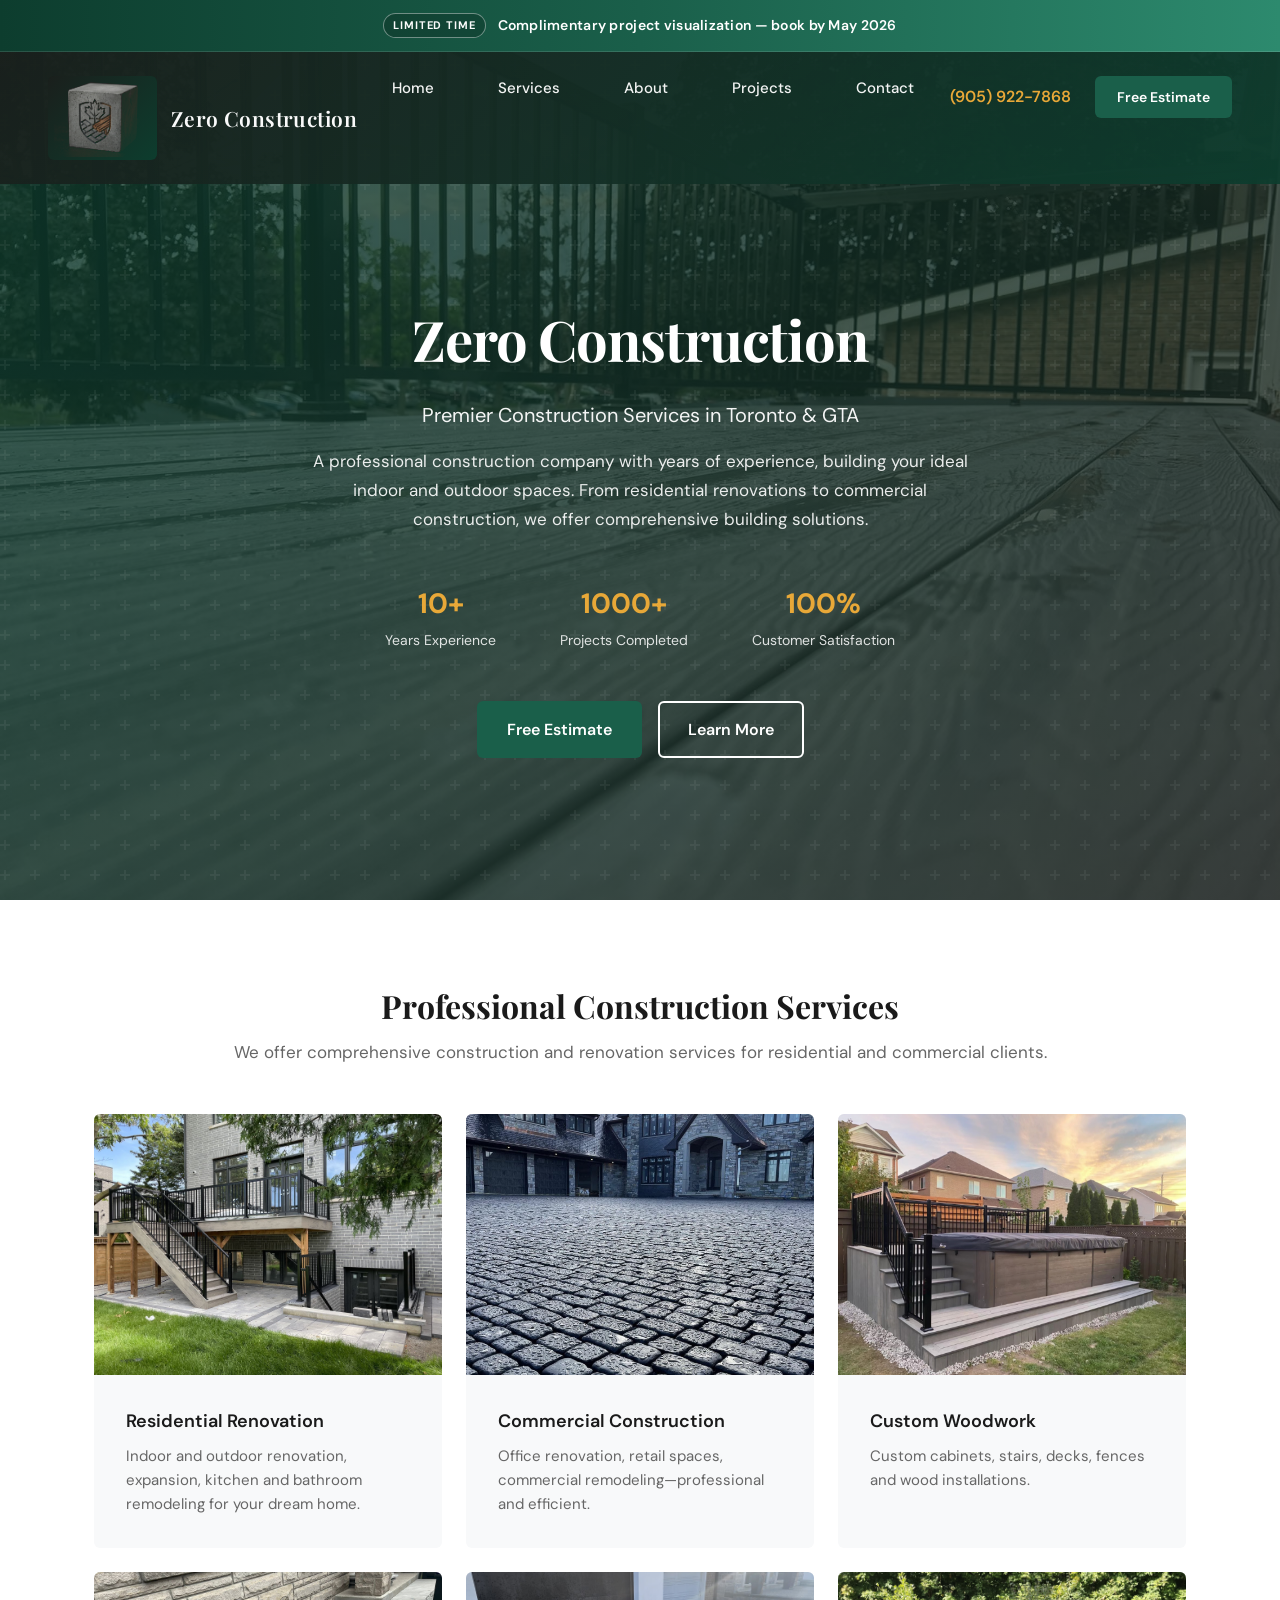
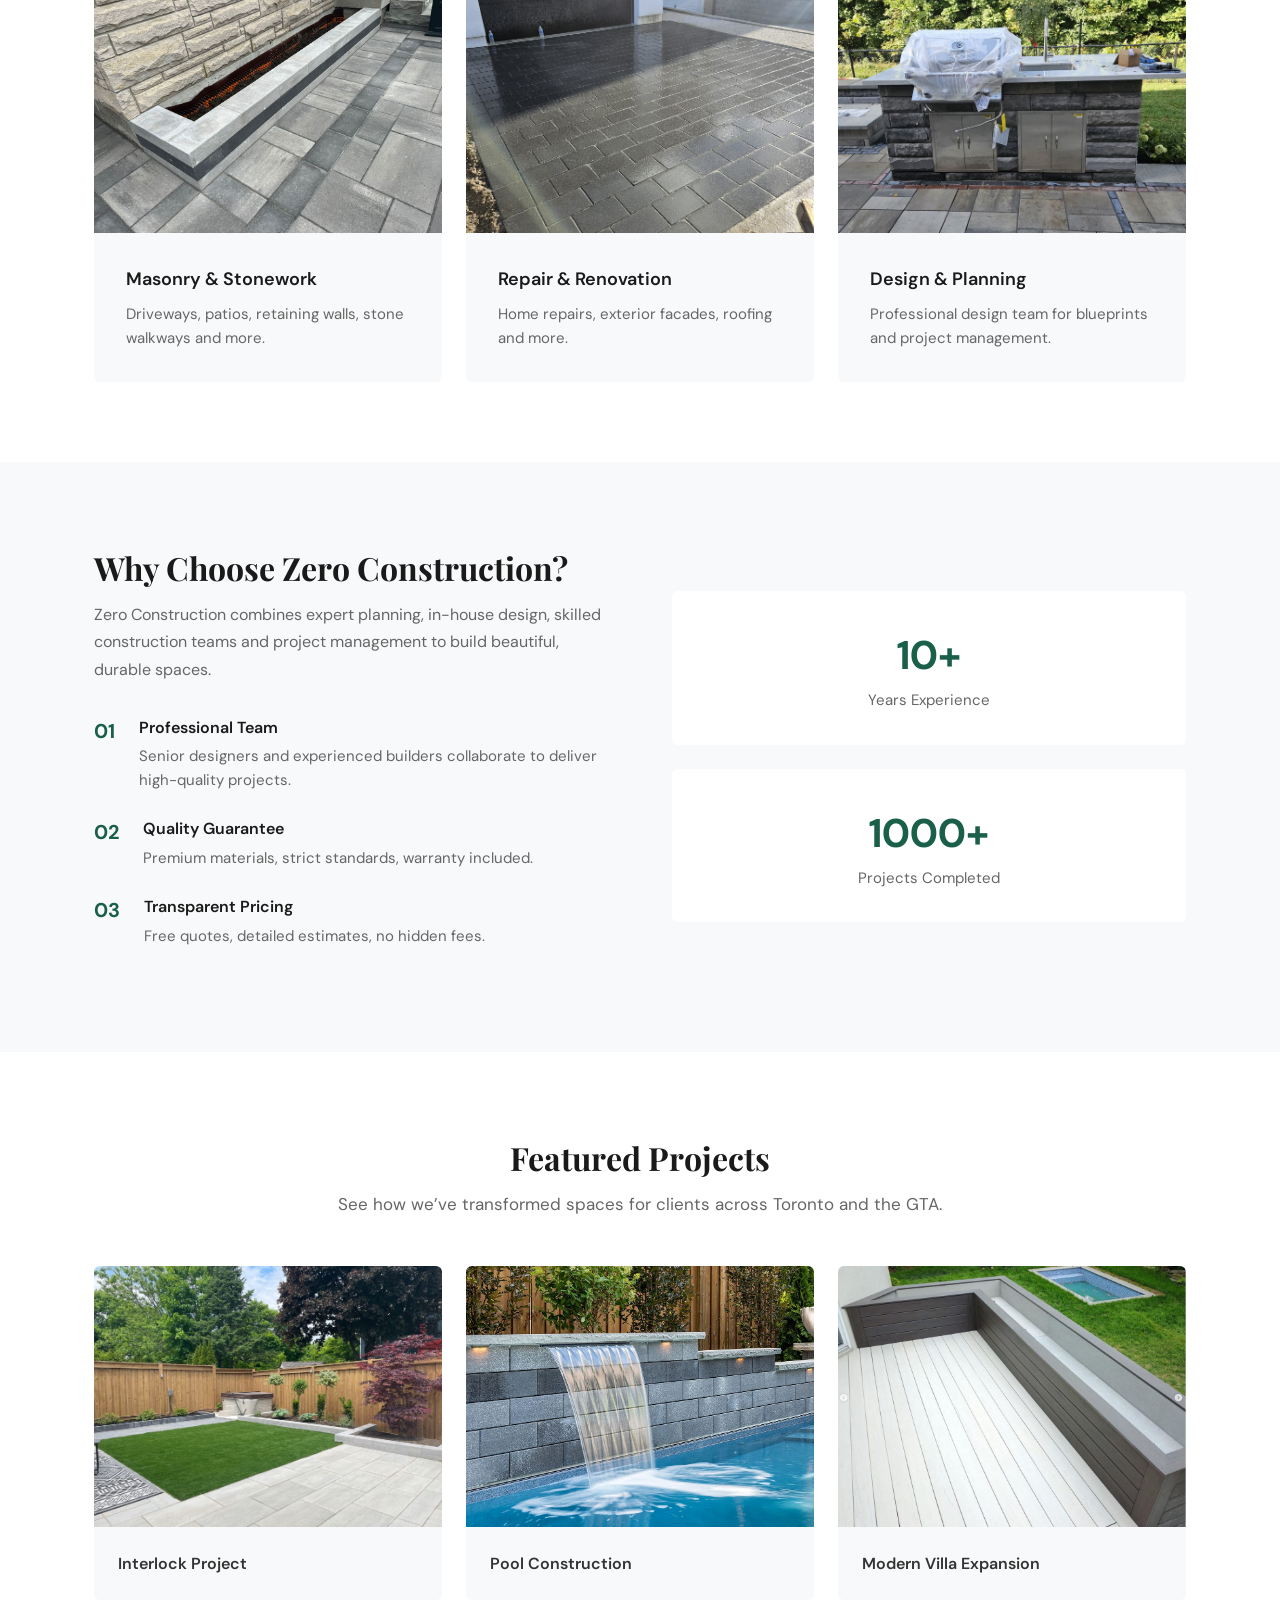
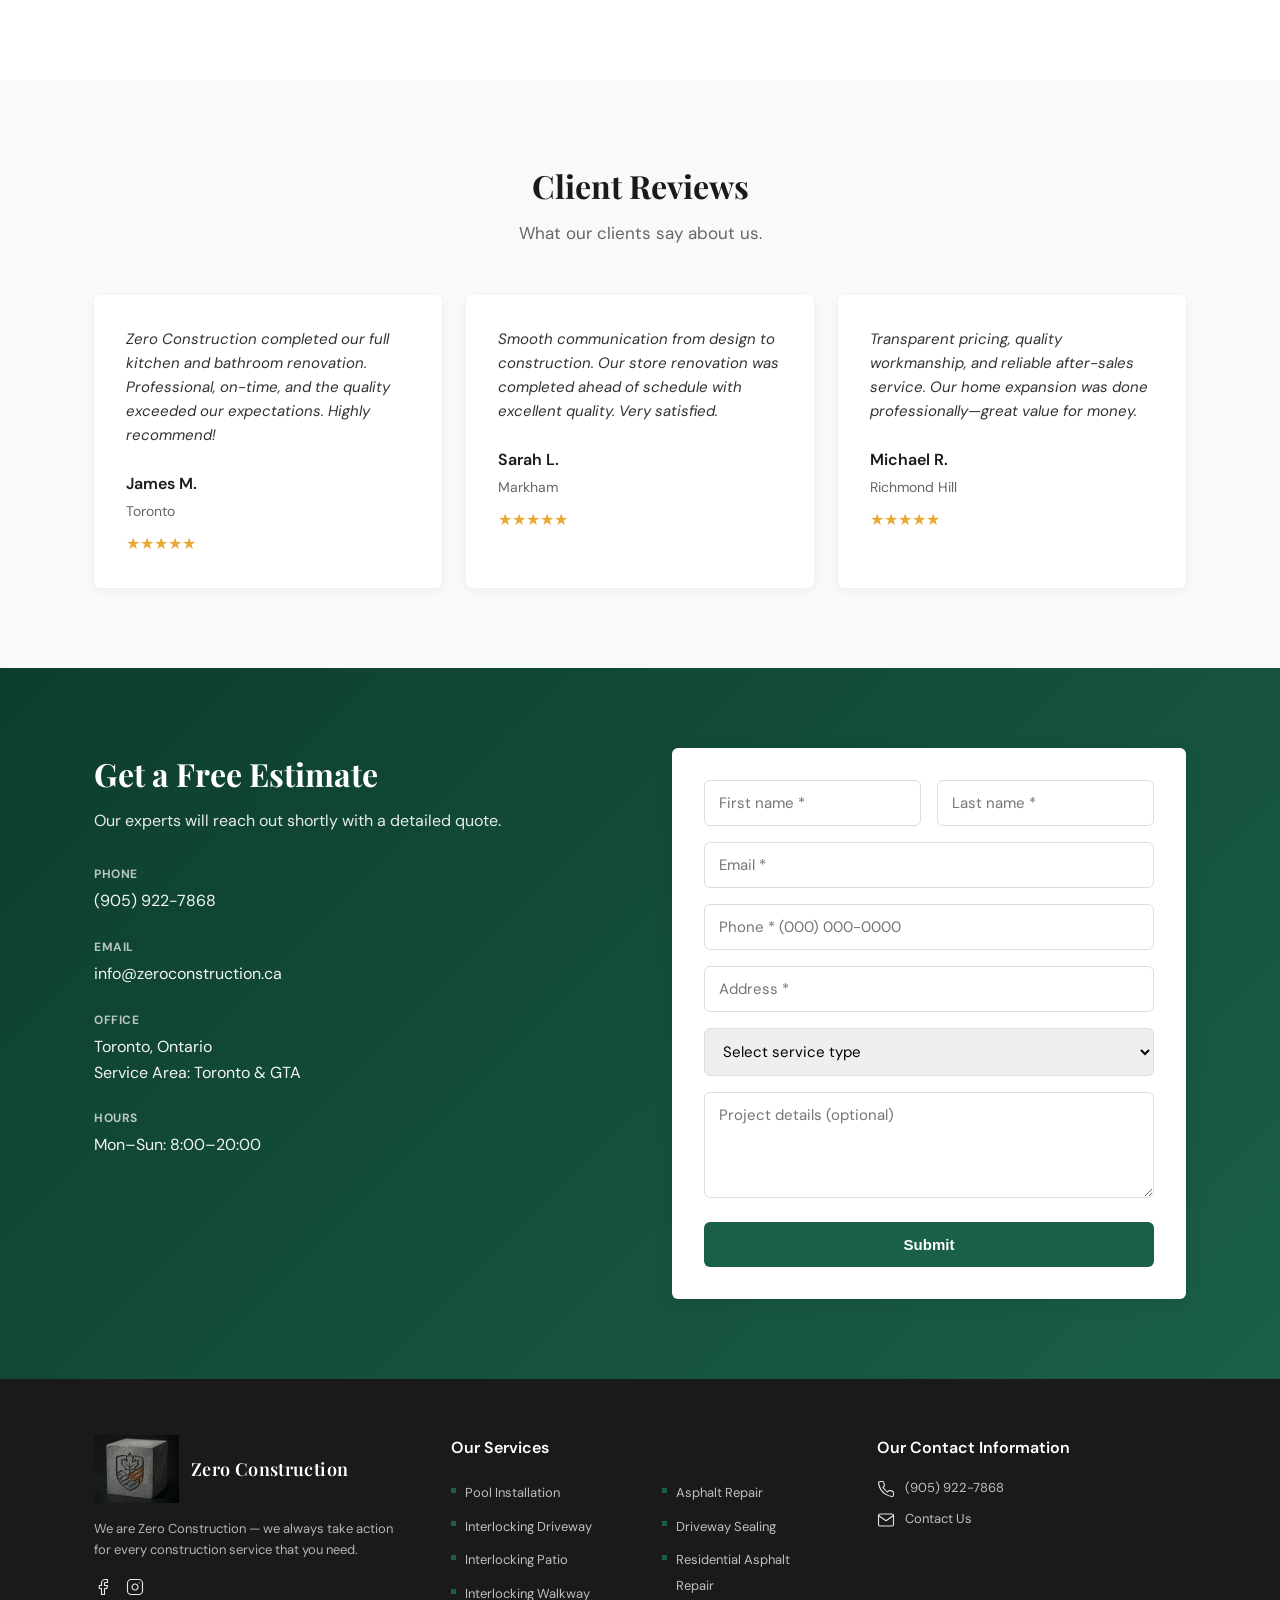
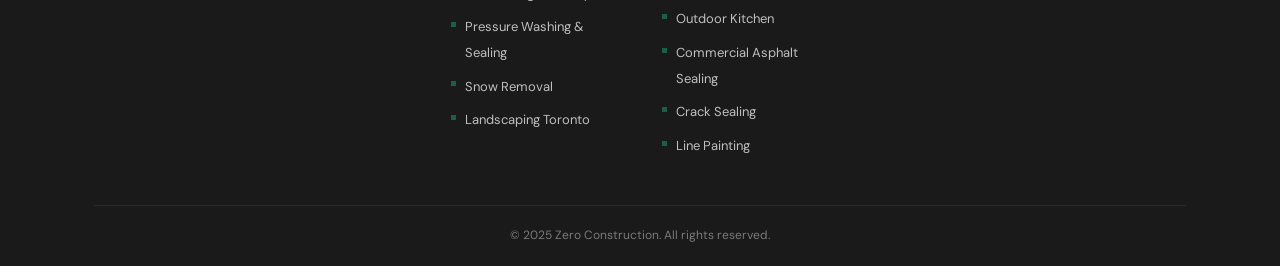
<file: index.html>
<!DOCTYPE html>
<html lang="en">
<head>
    <meta charset="UTF-8">
    <meta name="viewport" content="width=device-width, initial-scale=1.0">
    <title>Zero Construction — Premier Construction Services in Toronto & GTA</title>
    <link rel="icon" href="images/ZeroConstructionLogo2.png" type="image/png">
    <link rel="apple-touch-icon" href="images/ZeroConstructionLogo2.png">
    <link rel="stylesheet" href="styles.css">
    <link rel="preconnect" href="https://fonts.googleapis.com">
    <link rel="preconnect" href="https://fonts.gstatic.com" crossorigin>
    <link href="https://fonts.googleapis.com/css2?family=DM+Sans:ital,opsz,wght@0,9..40,400;0,9..40,500;0,9..40,600;0,9..40,700&family=Playfair+Display:wght@600;700&display=swap" rel="stylesheet">
</head>
<body>
    <aside class="site-banner" role="region" aria-label="Limited-time promotion">
        <div class="container site-banner-inner">
            <a href="index.html#contact" class="site-banner-link">
                <span class="site-banner-pill">Limited time</span>
                <span class="site-banner-text">Complimentary project visualization — book by May 2026</span>
            </a>
        </div>
    </aside>
    <header class="header header-unified">
        <div class="header-bg"></div>
        <div class="header-inner">
            <a href="index.html" class="logo"><span class="logo-img-wrap"><img src="images/ZeroConstructionLogo2.png" alt="" class="logo-img" width="340" height="86" decoding="async" aria-hidden="true"></span><span class="logo-text">Zero Construction</span></a>
            <div class="header-nav">
                <nav class="nav-row nav-primary">
                    <a href="index.html#home">Home</a>
                    <a href="index.html#services">Services</a>
                    <a href="index.html#about">About</a>
                    <a href="index.html#projects">Projects</a>
                    <a href="index.html#contact">Contact</a>
                    <a href="tel:+19059227868" class="nav-phone">(905) 922-7868</a>
                </nav>
            </div>
            <div class="header-cta">
                <a href="tel:+19059227868" class="phone">(905) 922-7868</a>
                <a href="index.html#contact" class="btn btn-primary">Free Estimate</a>
            </div>
            <button class="mobile-menu-btn" aria-label="Open menu">
                <span></span>
                <span></span>
                <span></span>
            </button>
        </div>
    </header>

    <section id="home" class="hero hero-photo">
        <div class="hero-overlay"></div>
        <div class="hero-inner container">
            <h1 class="hero-title">Zero Construction</h1>
            <p class="hero-tagline">Premier Construction Services in Toronto & GTA</p>
            <p class="hero-desc">A professional construction company with years of experience, building your ideal indoor and outdoor spaces. From residential renovations to commercial construction, we offer comprehensive building solutions.</p>
            <div class="hero-stats">
                <div class="stat">
                    <span class="stat-value">10+</span>
                    <span class="stat-label">Years Experience</span>
                </div>
                <div class="stat">
                    <span class="stat-value">1000+</span>
                    <span class="stat-label">Projects Completed</span>
                </div>
                <div class="stat">
                    <span class="stat-value">100%</span>
                    <span class="stat-label">Customer Satisfaction</span>
                </div>
            </div>
            <div class="hero-actions">
                <a href="#contact" class="btn btn-primary btn-lg">Free Estimate</a>
                <a href="#services" class="btn btn-secondary btn-lg">Learn More</a>
            </div>
        </div>
    </section>

    <section id="services" class="section section-services">
        <div class="container">
            <div class="section-head">
                <h2 class="section-title">Professional Construction Services</h2>
                <p class="section-subtitle">We offer comprehensive construction and renovation services for residential and commercial clients.</p>
            </div>
            <div class="services-grid">
                <article class="service-card">
                    <div class="service-card-img">
                        <img src="images/PHOTO-2025-08-22-10-28-42 4.JPG" alt="Residential backyard renovation with deck and patio" loading="lazy" width="800" height="600">
                    </div>
                    <div class="service-card-body">
                        <h3>Residential Renovation</h3>
                        <p>Indoor and outdoor renovation, expansion, kitchen and bathroom remodeling for your dream home.</p>
                    </div>
                </article>
                <article class="service-card">
                    <div class="service-card-img">
                        <img src="images/PHOTO-2025-08-22-10-29-14 63.JPG" alt="Large luxury home with stone driveway" loading="lazy" width="800" height="600">
                    </div>
                    <div class="service-card-body">
                        <h3>Commercial Construction</h3>
                        <p>Office renovation, retail spaces, commercial remodeling&mdash;professional and efficient.</p>
                    </div>
                </article>
                <article class="service-card">
                    <div class="service-card-img">
                        <img src="images/PHOTO-2025-08-22-10-28-42 14.JPG" alt="Custom deck with hot tub" loading="lazy" width="800" height="600">
                    </div>
                    <div class="service-card-body">
                        <h3>Custom Woodwork</h3>
                        <p>Custom cabinets, stairs, decks, fences and wood installations.</p>
                    </div>
                </article>
                <article class="service-card">
                    <div class="service-card-img">
                        <img src="images/PHOTO-2025-08-22-10-27-51 25.JPG" alt="Stone planter and interlocking pavers" loading="lazy" width="800" height="600">
                    </div>
                    <div class="service-card-body">
                        <h3>Masonry & Stonework</h3>
                        <p>Driveways, patios, retaining walls, stone walkways and more.</p>
                    </div>
                </article>
                <article class="service-card">
                    <div class="service-card-img">
                        <img src="images/PHOTO-2025-08-22-10-28-54 4.JPG" alt="Interlocking driveway paving" loading="lazy" width="800" height="600">
                    </div>
                    <div class="service-card-body">
                        <h3>Repair & Renovation</h3>
                        <p>Home repairs, exterior facades, roofing and more.</p>
                    </div>
                </article>
                <article class="service-card">
                    <div class="service-card-img">
                        <img src="images/PHOTO-2025-08-22-10-28-33 10.JPG" alt="Outdoor kitchen on stone patio" loading="lazy" width="800" height="600">
                    </div>
                    <div class="service-card-body">
                        <h3>Design & Planning</h3>
                        <p>Professional design team for blueprints and project management.</p>
                    </div>
                </article>
            </div>
        </div>
    </section>

    <section id="about" class="section section-about">
        <div class="container">
            <div class="about-grid">
                <div class="about-main">
                    <h2 class="section-title">Why Choose Zero Construction?</h2>
                    <p class="about-lead">Zero Construction combines expert planning, in-house design, skilled construction teams and project management to build beautiful, durable spaces.</p>
                    <ul class="features-list">
                        <li class="feature">
                            <span class="feature-num">01</span>
                            <div>
                                <h4>Professional Team</h4>
                                <p>Senior designers and experienced builders collaborate to deliver high-quality projects.</p>
                            </div>
                        </li>
                        <li class="feature">
                            <span class="feature-num">02</span>
                            <div>
                                <h4>Quality Guarantee</h4>
                                <p>Premium materials, strict standards, warranty included.</p>
                            </div>
                        </li>
                        <li class="feature">
                            <span class="feature-num">03</span>
                            <div>
                                <h4>Transparent Pricing</h4>
                                <p>Free quotes, detailed estimates, no hidden fees.</p>
                            </div>
                        </li>
                    </ul>
                </div>
                <div class="about-stats">
                    <div class="stat-card">
                        <span class="stat-card-value">10+</span>
                        <span class="stat-card-label">Years Experience</span>
                    </div>
                    <div class="stat-card">
                        <span class="stat-card-value">1000+</span>
                        <span class="stat-card-label">Projects Completed</span>
                    </div>
                </div>
            </div>
        </div>
    </section>

    <section id="projects" class="section section-projects">
        <div class="container">
            <div class="section-head">
                <h2 class="section-title">Featured Projects</h2>
                <p class="section-subtitle">See how we&rsquo;ve transformed spaces for clients across Toronto and the GTA.</p>
            </div>
            <div class="projects-grid">
                <article class="project-card">
                    <div class="project-image">
                        <img src="images/PHOTO-2025-08-22-10-28-54 7.JPG" alt="Interlock patio and walkway project" loading="lazy" width="800" height="600">
                    </div>
                    <h4>Interlock Project</h4>
                </article>
                <article class="project-card">
                    <div class="project-image">
                        <img src="images/PHOTO-2025-08-22-10-29-14 76.JPG" alt="Pool construction with water feature" loading="lazy" width="800" height="600">
                    </div>
                    <h4>Pool Construction</h4>
                </article>
                <article class="project-card">
                    <div class="project-image">
                        <img src="images/PHOTO-2025-08-22-10-28-42 16.JPG" alt="Residential exterior renovation project" loading="lazy" width="800" height="600">
                    </div>
                    <h4>Modern Villa Expansion</h4>
                </article>
            </div>
        </div>
    </section>

    <section class="section section-testimonials">
        <div class="container">
            <div class="section-head">
                <h2 class="section-title">Client Reviews</h2>
                <p class="section-subtitle">What our clients say about us.</p>
            </div>
            <div class="testimonials-grid">
                <blockquote class="testimonial">
                    <p>Zero Construction completed our full kitchen and bathroom renovation. Professional, on-time, and the quality exceeded our expectations. Highly recommend!</p>
                    <footer>
                        <cite>James M.</cite>
                        <span>Toronto</span>
                    </footer>
                    <div class="stars">&#9733;&#9733;&#9733;&#9733;&#9733;</div>
                </blockquote>
                <blockquote class="testimonial">
                    <p>Smooth communication from design to construction. Our store renovation was completed ahead of schedule with excellent quality. Very satisfied.</p>
                    <footer>
                        <cite>Sarah L.</cite>
                        <span>Markham</span>
                    </footer>
                    <div class="stars">&#9733;&#9733;&#9733;&#9733;&#9733;</div>
                </blockquote>
                <blockquote class="testimonial">
                    <p>Transparent pricing, quality workmanship, and reliable after-sales service. Our home expansion was done professionally&mdash;great value for money.</p>
                    <footer>
                        <cite>Michael R.</cite>
                        <span>Richmond Hill</span>
                    </footer>
                    <div class="stars">&#9733;&#9733;&#9733;&#9733;&#9733;</div>
                </blockquote>
            </div>
        </div>
    </section>

    <section id="contact" class="section section-contact">
        <div class="container">
            <div class="contact-grid">
                <div class="contact-info">
                    <h2 class="section-title">Get a Free Estimate</h2>
                    <p class="contact-lead">Our experts will reach out shortly with a detailed quote.</p>
                    <div class="contact-details">
                        <div class="contact-item">
                            <strong>Phone</strong>
                            <a href="tel:+19059227868">(905) 922-7868</a>
                        </div>
                        <div class="contact-item">
                            <strong>Email</strong>
                            <a href="mailto:info@zeroconstruction.ca">info@zeroconstruction.ca</a>
                        </div>
                        <div class="contact-item">
                            <strong>Office</strong>
                            <p>Toronto, Ontario</p>
                            <p>Service Area: Toronto & GTA</p>
                        </div>
                        <div class="contact-item">
                            <strong>Hours</strong>
                            <p>Mon&ndash;Sun: 8:00&ndash;20:00</p>
                        </div>
                    </div>
                </div>
                <form class="contact-form" id="contact-form" action="#" method="post">
                    <input type="text" name="botcheck" class="contact-form-honey" tabindex="-1" autocomplete="off" aria-hidden="true">
                    <p class="contact-form-status" id="contact-form-status" role="status" aria-live="polite" hidden></p>
                    <div class="form-row">
                        <input type="text" name="firstName" placeholder="First name *" required autocomplete="given-name">
                        <input type="text" name="lastName" placeholder="Last name *" required autocomplete="family-name">
                    </div>
                    <input type="email" name="email" placeholder="Email *" required autocomplete="email">
                    <input type="tel" name="phone" placeholder="Phone * (000) 000-0000" required autocomplete="tel">
                    <input type="text" name="address" placeholder="Address *" required autocomplete="street-address">
                    <select name="service" aria-label="Service type">
                        <option value="">Select service type</option>
                        <option value="interlock">Interlock / Interlocking</option>
                        <option value="deck">Deck</option>
                        <option value="fence">Fence</option>
                        <option value="pool">Pool</option>
                        <option value="landscaping">Landscaping</option>
                        <option value="concrete">Concrete</option>
                        <option value="asphalt">Asphalt</option>
                        <option value="asphalt-sealing">Asphalt sealing</option>
                        <option value="stonework-repair">Stonework repair</option>
                        <option value="power-washing">Power washing</option>
                        <option value="renovation">Renovation</option>
                        <option value="other">Other</option>
                    </select>
                    <textarea name="message" placeholder="Project details (optional)" rows="4"></textarea>
                    <button type="submit" class="btn btn-primary btn-block" id="contact-form-submit">Submit</button>
                </form>
            </div>
        </div>
    </section>

    <footer class="footer">
        <div class="container">
            <div class="footer-grid">
                <div class="footer-brand">
                    <a href="index.html" class="footer-logo"><span class="footer-logo-inner"><img src="images/ZeroConstructionLogo2.png" alt="" class="footer-logo-img" width="270" height="68" decoding="async" aria-hidden="true"><span class="footer-logo-text">Zero Construction</span></span></a>
                    <p class="footer-tagline">We are Zero Construction &mdash; we always take action for every construction service that you need.</p>
                    <div class="footer-social">
                        <a href="https://www.facebook.com/zeroconstruction" class="footer-social-link" target="_blank" rel="noopener noreferrer" aria-label="Facebook">
                            <svg class="footer-social-icon" viewBox="0 0 24 24" fill="none" stroke="currentColor" stroke-width="1.5" stroke-linecap="round" stroke-linejoin="round" aria-hidden="true"><path d="M18 2h-3a5 5 0 0 0-5 5v3H7v4h3v8h4v-8h3l1-4h-4V7a1 1 0 0 1 1-1h3z"/></svg>
                        </a>
                        <a href="https://www.instagram.com/zeroconstruction" class="footer-social-link" target="_blank" rel="noopener noreferrer" aria-label="Instagram">
                            <svg class="footer-social-icon" viewBox="0 0 24 24" fill="none" stroke="currentColor" stroke-width="1.5" stroke-linecap="round" stroke-linejoin="round" aria-hidden="true"><rect x="2" y="2" width="20" height="20" rx="5" ry="5"/><path d="M16 11.37A4 4 0 1 1 12.63 8 4 4 0 0 1 16 11.37z"/><line x1="17.5" y1="6.5" x2="17.51" y2="6.5"/></svg>
                        </a>
                    </div>
                </div>
                <div class="footer-services">
                    <h4 class="footer-heading">Our Services</h4>
                    <div class="footer-services-cols">
                        <ul class="footer-services-list">
                            <li><a href="landscaping.html">Pool Installation</a></li>
                            <li><a href="stonework.html#driveway">Interlocking Driveway</a></li>
                            <li><a href="stonework.html#patio">Interlocking Patio</a></li>
                            <li><a href="stonework.html#walkway">Interlocking Walkway</a></li>
                            <li><a href="paving.html#sealing">Pressure Washing &amp; Sealing</a></li>
                            <li><a href="landscaping.html">Snow Removal</a></li>
                            <li><a href="landscaping.html">Landscaping Toronto</a></li>
                        </ul>
                        <ul class="footer-services-list">
                            <li><a href="paving.html#residential">Asphalt Repair</a></li>
                            <li><a href="paving.html#sealing">Driveway Sealing</a></li>
                            <li><a href="paving.html#residential">Residential Asphalt Repair</a></li>
                            <li><a href="landscaping.html#outdoor">Outdoor Kitchen</a></li>
                            <li><a href="paving.html#commercial">Commercial Asphalt Sealing</a></li>
                            <li><a href="paving.html#commercial">Crack Sealing</a></li>
                            <li><a href="paving.html#commercial">Line Painting</a></li>
                        </ul>
                    </div>
                </div>
                <div class="footer-contact-block">
                    <h4 class="footer-heading">Our Contact Information</h4>
                    <ul class="footer-contact-list">
                        <li class="footer-contact-row">
                            <span class="footer-contact-icon"><svg viewBox="0 0 24 24" aria-hidden="true" fill="none" stroke="currentColor" stroke-width="1.5" stroke-linecap="round" stroke-linejoin="round"><path d="M22 16.92v3a2 2 0 0 1-2.18 2 19.79 19.79 0 0 1-8.63-3.07 19.5 19.5 0 0 1-6-6 19.79 19.79 0 0 1-3.07-8.67A2 2 0 0 1 4.11 2h3a2 2 0 0 1 2 1.72 12.84 12.84 0 0 0 .7 2.81 2 2 0 0 1-.45 2.11L8.09 9.91a16 16 0 0 0 6 6l1.27-1.27a2 2 0 0 1 2.11-.45 12.84 12.84 0 0 0 2.81.7A2 2 0 0 1 22 16.92z"/></svg></span>
                            <a href="tel:+19059227868">(905) 922-7868</a>
                        </li>
                        <li class="footer-contact-row">
                            <span class="footer-contact-icon"><svg viewBox="0 0 24 24" aria-hidden="true" fill="none" stroke="currentColor" stroke-width="1.5" stroke-linecap="round" stroke-linejoin="round"><path d="M4 4h16c1.1 0 2 .9 2 2v12c0 1.1-.9 2-2 2H4c-1.1 0-2-.9-2-2V6c0-1.1.9-2 2-2z"/><polyline points="22,6 12,13 2,6"/></svg></span>
                            <a href="mailto:info@zeroconstruction.ca">Contact Us</a>
                        </li>
                    </ul>
                </div>
            </div>
            <p class="footer-copy">&copy; 2025 Zero Construction. All rights reserved.</p>
        </div>
    </footer>

    <script src="script.js"></script>
</body>
</html>
</file>
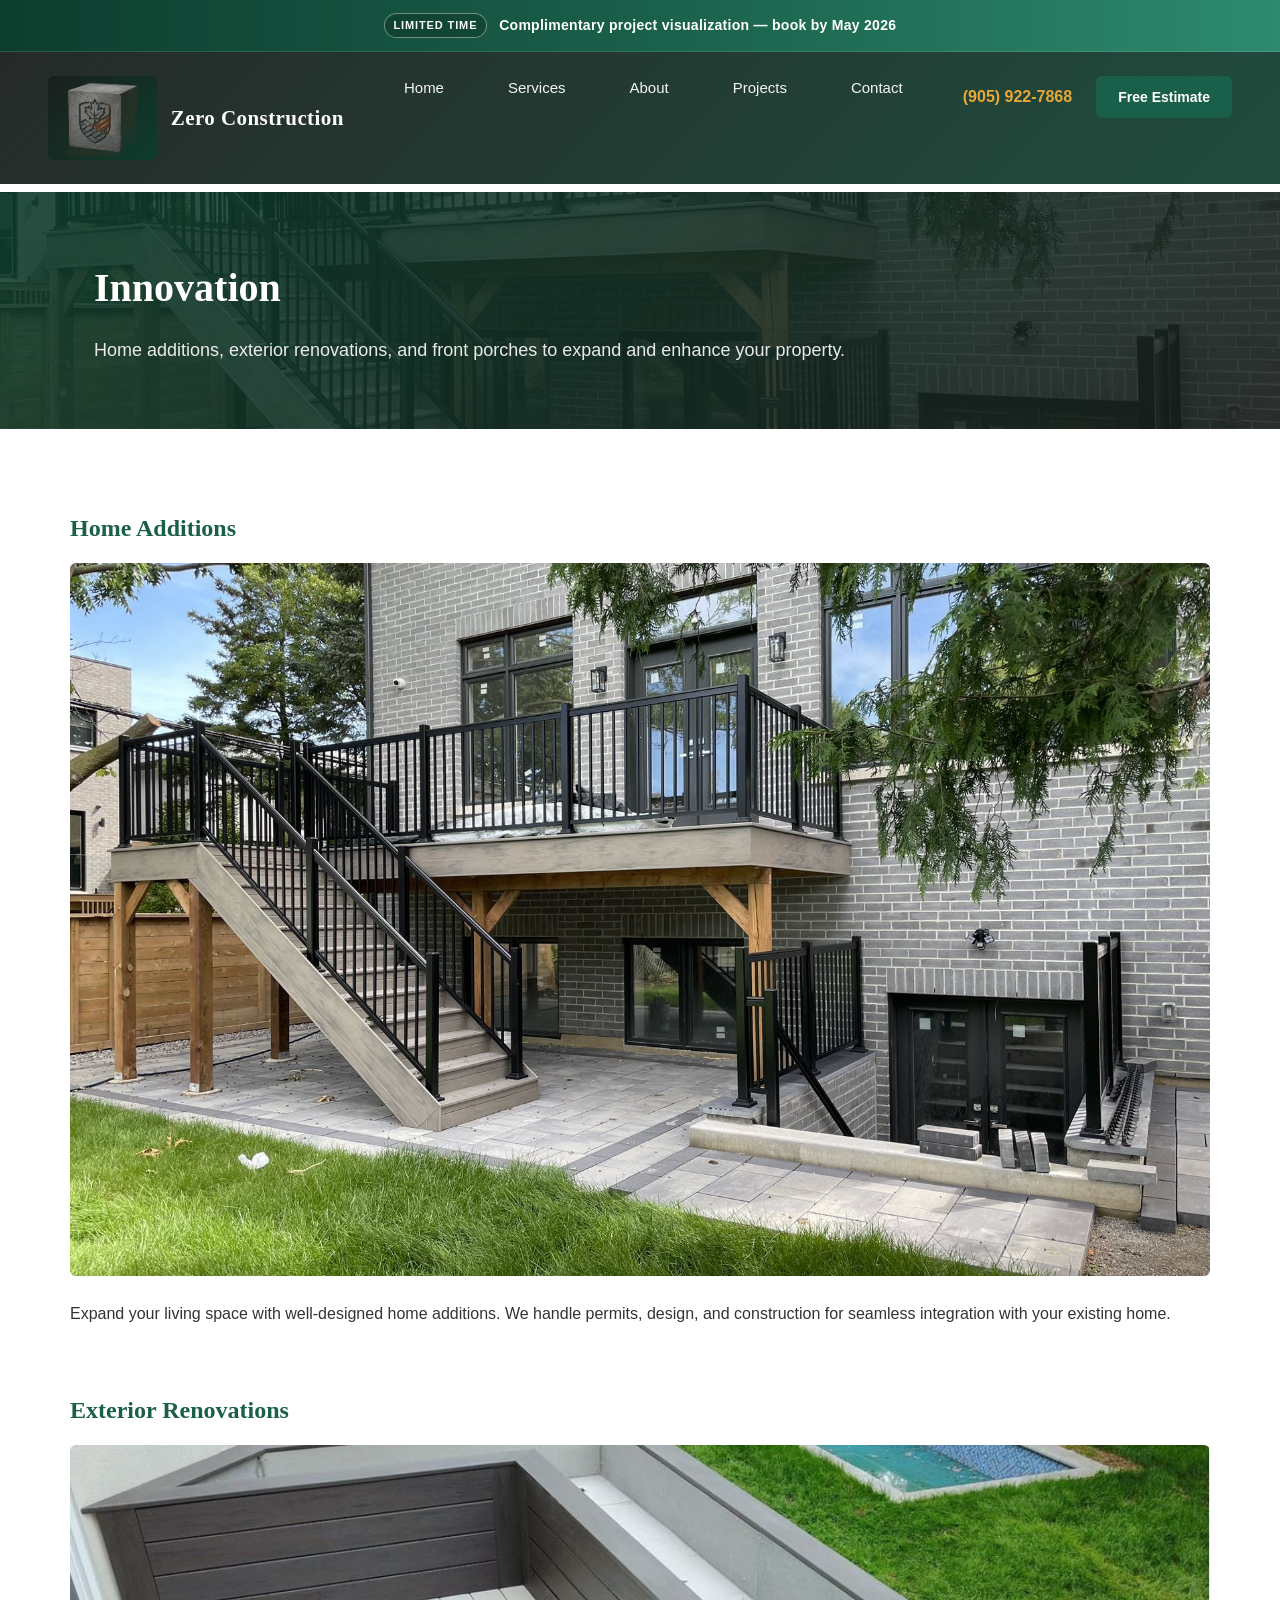
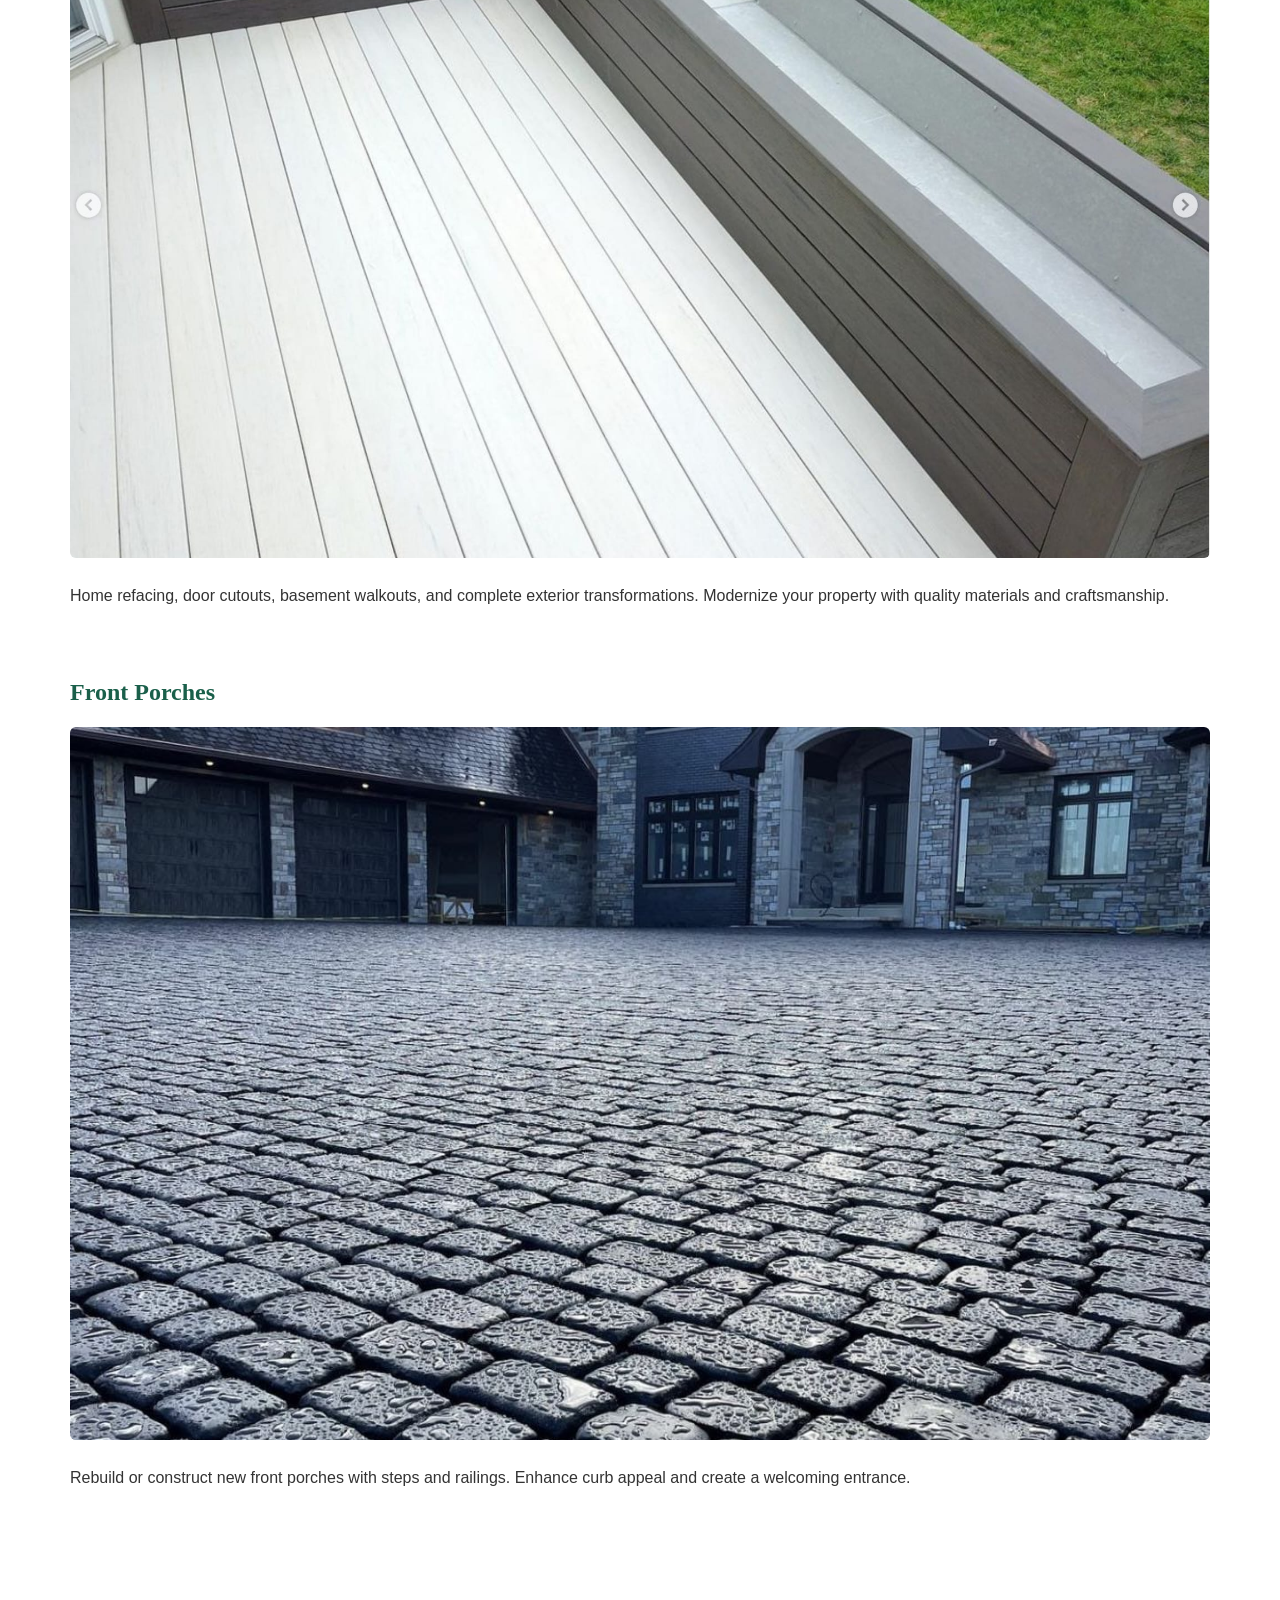
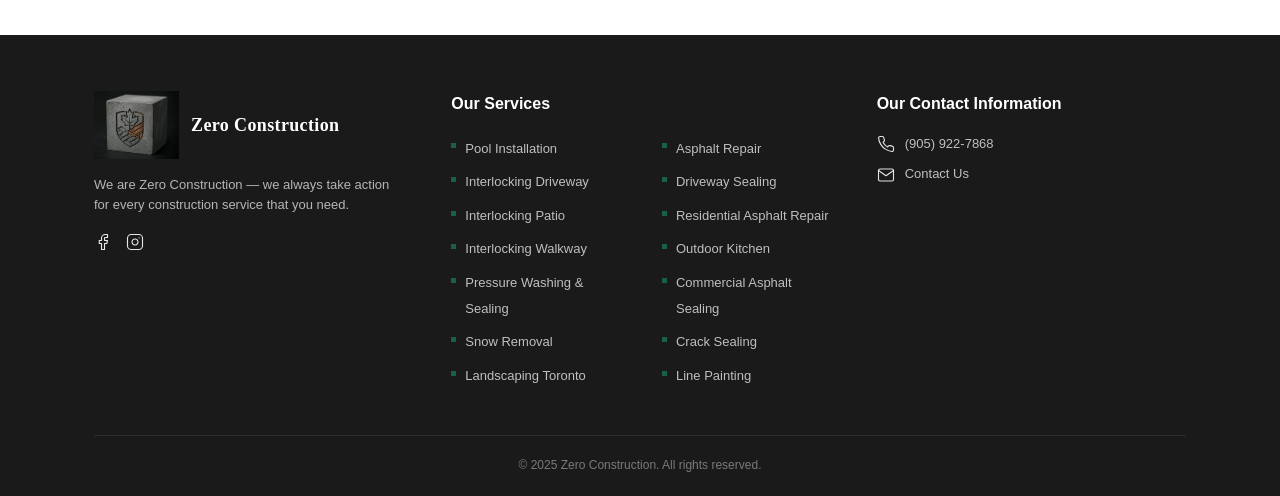
<file: innovation.html>
<!DOCTYPE html>
<html lang="en">
<head>
    <meta charset="UTF-8">
    <meta name="viewport" content="width=device-width, initial-scale=1.0">
    <title>Innovation — Zero Construction</title>
    <link rel="icon" href="images/ZeroConstructionLogo2.png" type="image/png">
    <link rel="apple-touch-icon" href="images/ZeroConstructionLogo2.png">
    <link rel="stylesheet" href="styles.css">
    <link rel="stylesheet" href="service-page.css">
</head>
<body>
    <aside class="site-banner" role="region" aria-label="Limited-time promotion">
        <div class="container site-banner-inner">
            <a href="index.html#contact" class="site-banner-link">
                <span class="site-banner-pill">Limited time</span>
                <span class="site-banner-text">Complimentary project visualization — book by May 2026</span>
            </a>
        </div>
    </aside>
    <header class="header header-unified">
        <div class="header-bg"></div>
        <div class="header-inner">
            <a href="index.html" class="logo"><span class="logo-img-wrap"><img src="images/ZeroConstructionLogo2.png" alt="" class="logo-img" width="340" height="86" decoding="async" aria-hidden="true"></span><span class="logo-text">Zero Construction</span></a>
            <div class="header-nav">
                <nav class="nav-row nav-primary">
                    <a href="index.html#home">Home</a>
                    <a href="index.html#services">Services</a>
                    <a href="index.html#about">About</a>
                    <a href="index.html#projects">Projects</a>
                    <a href="index.html#contact">Contact</a>
                    <a href="tel:+19059227868" class="nav-phone">(905) 922-7868</a>
                </nav>
            </div>
            <div class="header-cta">
                <a href="tel:+19059227868" class="phone">(905) 922-7868</a>
                <a href="index.html#contact" class="btn btn-primary">Free Estimate</a>
            </div>
            <button class="mobile-menu-btn" aria-label="Open menu"><span></span><span></span><span></span></button>
        </div>
    </header>

    <main class="service-main">
        <div class="service-hero has-photo" style="--service-hero-bg: url('images/PHOTO-2025-08-22-10-28-42 4.JPG')">
            <div class="container">
                <h1>Innovation</h1>
                <p>Home additions, exterior renovations, and front porches to expand and enhance your property.</p>
            </div>
        </div>
        <div class="container service-content">
            <section id="additions" class="service-section">
                <h2>Home Additions</h2>
                <div class="service-section-img">
                    <img src="images/PHOTO-2025-08-22-10-28-42 4.JPG" alt="Multi-level backyard with deck and walkout" loading="lazy" width="1200" height="750">
                </div>
                <p>Expand your living space with well-designed home additions. We handle permits, design, and construction for seamless integration with your existing home.</p>
            </section>
            <section id="renovations" class="service-section">
                <h2>Exterior Renovations</h2>
                <div class="service-section-img">
                    <img src="images/PHOTO-2025-08-22-10-28-42 16.JPG" alt="Modern deck with built-in planter and pool" loading="lazy" width="1200" height="750">
                </div>
                <p>Home refacing, door cutouts, basement walkouts, and complete exterior transformations. Modernize your property with quality materials and craftsmanship.</p>
            </section>
            <section id="porches" class="service-section">
                <h2>Front Porches</h2>
                <div class="service-section-img">
                    <img src="images/PHOTO-2025-08-22-10-29-14 63.JPG" alt="Stone facade and entrance" loading="lazy" width="1200" height="750">
                </div>
                <p>Rebuild or construct new front porches with steps and railings. Enhance curb appeal and create a welcoming entrance.</p>
            </section>
        </div>
    </main>

    <footer class="footer">
        <div class="container">
            <div class="footer-grid">
                <div class="footer-brand">
                    <a href="index.html" class="footer-logo"><span class="footer-logo-inner"><img src="images/ZeroConstructionLogo2.png" alt="" class="footer-logo-img" width="270" height="68" decoding="async" aria-hidden="true"><span class="footer-logo-text">Zero Construction</span></span></a>
                    <p class="footer-tagline">We are Zero Construction &mdash; we always take action for every construction service that you need.</p>
                    <div class="footer-social">
                        <a href="https://www.facebook.com/zeroconstruction" class="footer-social-link" target="_blank" rel="noopener noreferrer" aria-label="Facebook">
                            <svg class="footer-social-icon" viewBox="0 0 24 24" fill="none" stroke="currentColor" stroke-width="1.5" stroke-linecap="round" stroke-linejoin="round" aria-hidden="true"><path d="M18 2h-3a5 5 0 0 0-5 5v3H7v4h3v8h4v-8h3l1-4h-4V7a1 1 0 0 1 1-1h3z"/></svg>
                        </a>
                        <a href="https://www.instagram.com/zeroconstruction" class="footer-social-link" target="_blank" rel="noopener noreferrer" aria-label="Instagram">
                            <svg class="footer-social-icon" viewBox="0 0 24 24" fill="none" stroke="currentColor" stroke-width="1.5" stroke-linecap="round" stroke-linejoin="round" aria-hidden="true"><rect x="2" y="2" width="20" height="20" rx="5" ry="5"/><path d="M16 11.37A4 4 0 1 1 12.63 8 4 4 0 0 1 16 11.37z"/><line x1="17.5" y1="6.5" x2="17.51" y2="6.5"/></svg>
                        </a>
                    </div>
                </div>
                <div class="footer-services">
                    <h4 class="footer-heading">Our Services</h4>
                    <div class="footer-services-cols">
                        <ul class="footer-services-list">
                            <li><a href="landscaping.html">Pool Installation</a></li>
                            <li><a href="stonework.html#driveway">Interlocking Driveway</a></li>
                            <li><a href="stonework.html#patio">Interlocking Patio</a></li>
                            <li><a href="stonework.html#walkway">Interlocking Walkway</a></li>
                            <li><a href="paving.html#sealing">Pressure Washing &amp; Sealing</a></li>
                            <li><a href="landscaping.html">Snow Removal</a></li>
                            <li><a href="landscaping.html">Landscaping Toronto</a></li>
                        </ul>
                        <ul class="footer-services-list">
                            <li><a href="paving.html#residential">Asphalt Repair</a></li>
                            <li><a href="paving.html#sealing">Driveway Sealing</a></li>
                            <li><a href="paving.html#residential">Residential Asphalt Repair</a></li>
                            <li><a href="landscaping.html#outdoor">Outdoor Kitchen</a></li>
                            <li><a href="paving.html#commercial">Commercial Asphalt Sealing</a></li>
                            <li><a href="paving.html#commercial">Crack Sealing</a></li>
                            <li><a href="paving.html#commercial">Line Painting</a></li>
                        </ul>
                    </div>
                </div>
                <div class="footer-contact-block">
                    <h4 class="footer-heading">Our Contact Information</h4>
                    <ul class="footer-contact-list">
                        <li class="footer-contact-row">
                            <span class="footer-contact-icon"><svg viewBox="0 0 24 24" aria-hidden="true" fill="none" stroke="currentColor" stroke-width="1.5" stroke-linecap="round" stroke-linejoin="round"><path d="M22 16.92v3a2 2 0 0 1-2.18 2 19.79 19.79 0 0 1-8.63-3.07 19.5 19.5 0 0 1-6-6 19.79 19.79 0 0 1-3.07-8.67A2 2 0 0 1 4.11 2h3a2 2 0 0 1 2 1.72 12.84 12.84 0 0 0 .7 2.81 2 2 0 0 1-.45 2.11L8.09 9.91a16 16 0 0 0 6 6l1.27-1.27a2 2 0 0 1 2.11-.45 12.84 12.84 0 0 0 2.81.7A2 2 0 0 1 22 16.92z"/></svg></span>
                            <a href="tel:+19059227868">(905) 922-7868</a>
                        </li>
                        <li class="footer-contact-row">
                            <span class="footer-contact-icon"><svg viewBox="0 0 24 24" aria-hidden="true" fill="none" stroke="currentColor" stroke-width="1.5" stroke-linecap="round" stroke-linejoin="round"><path d="M4 4h16c1.1 0 2 .9 2 2v12c0 1.1-.9 2-2 2H4c-1.1 0-2-.9-2-2V6c0-1.1.9-2 2-2z"/><polyline points="22,6 12,13 2,6"/></svg></span>
                            <a href="mailto:info@zeroconstruction.ca">Contact Us</a>
                        </li>
                    </ul>
                </div>
            </div>
            <p class="footer-copy">&copy; 2025 Zero Construction. All rights reserved.</p>
        </div>
    </footer>
    <script src="script.js"></script>
</body>
</html>
</file>
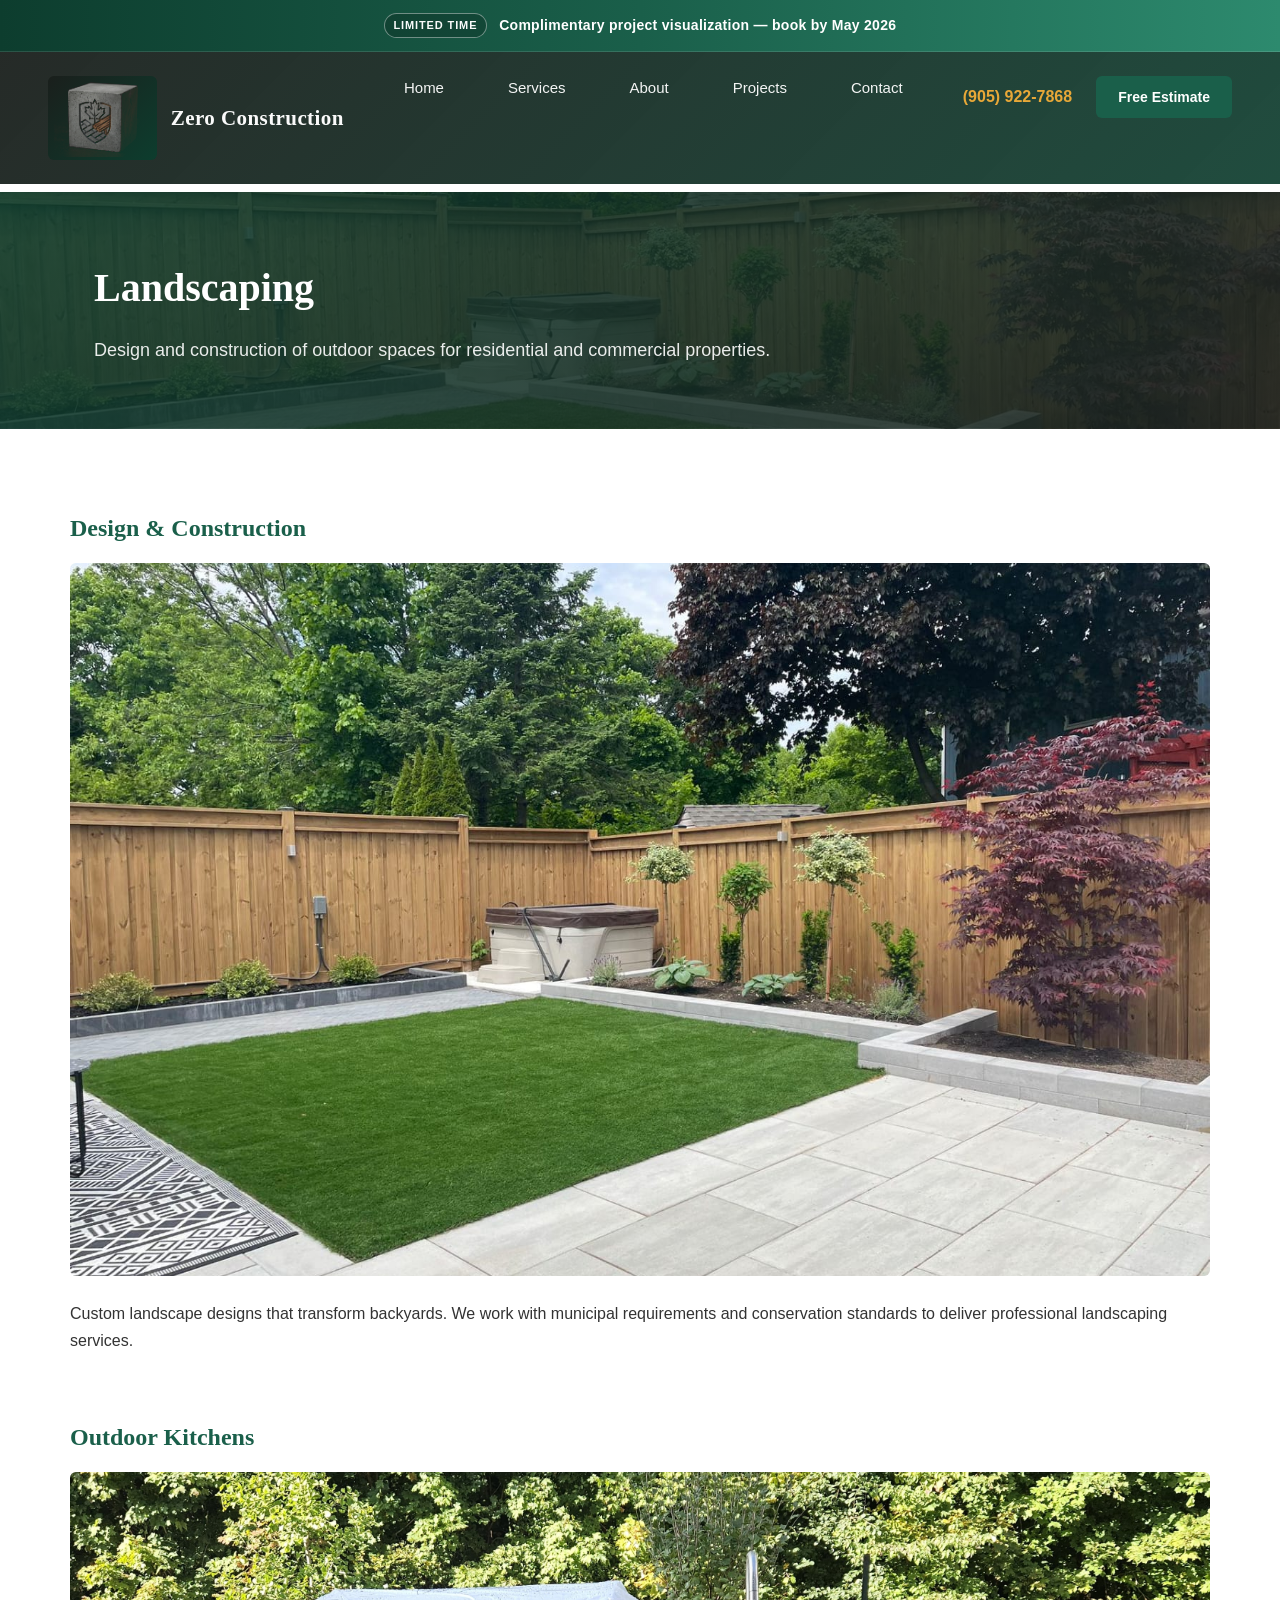
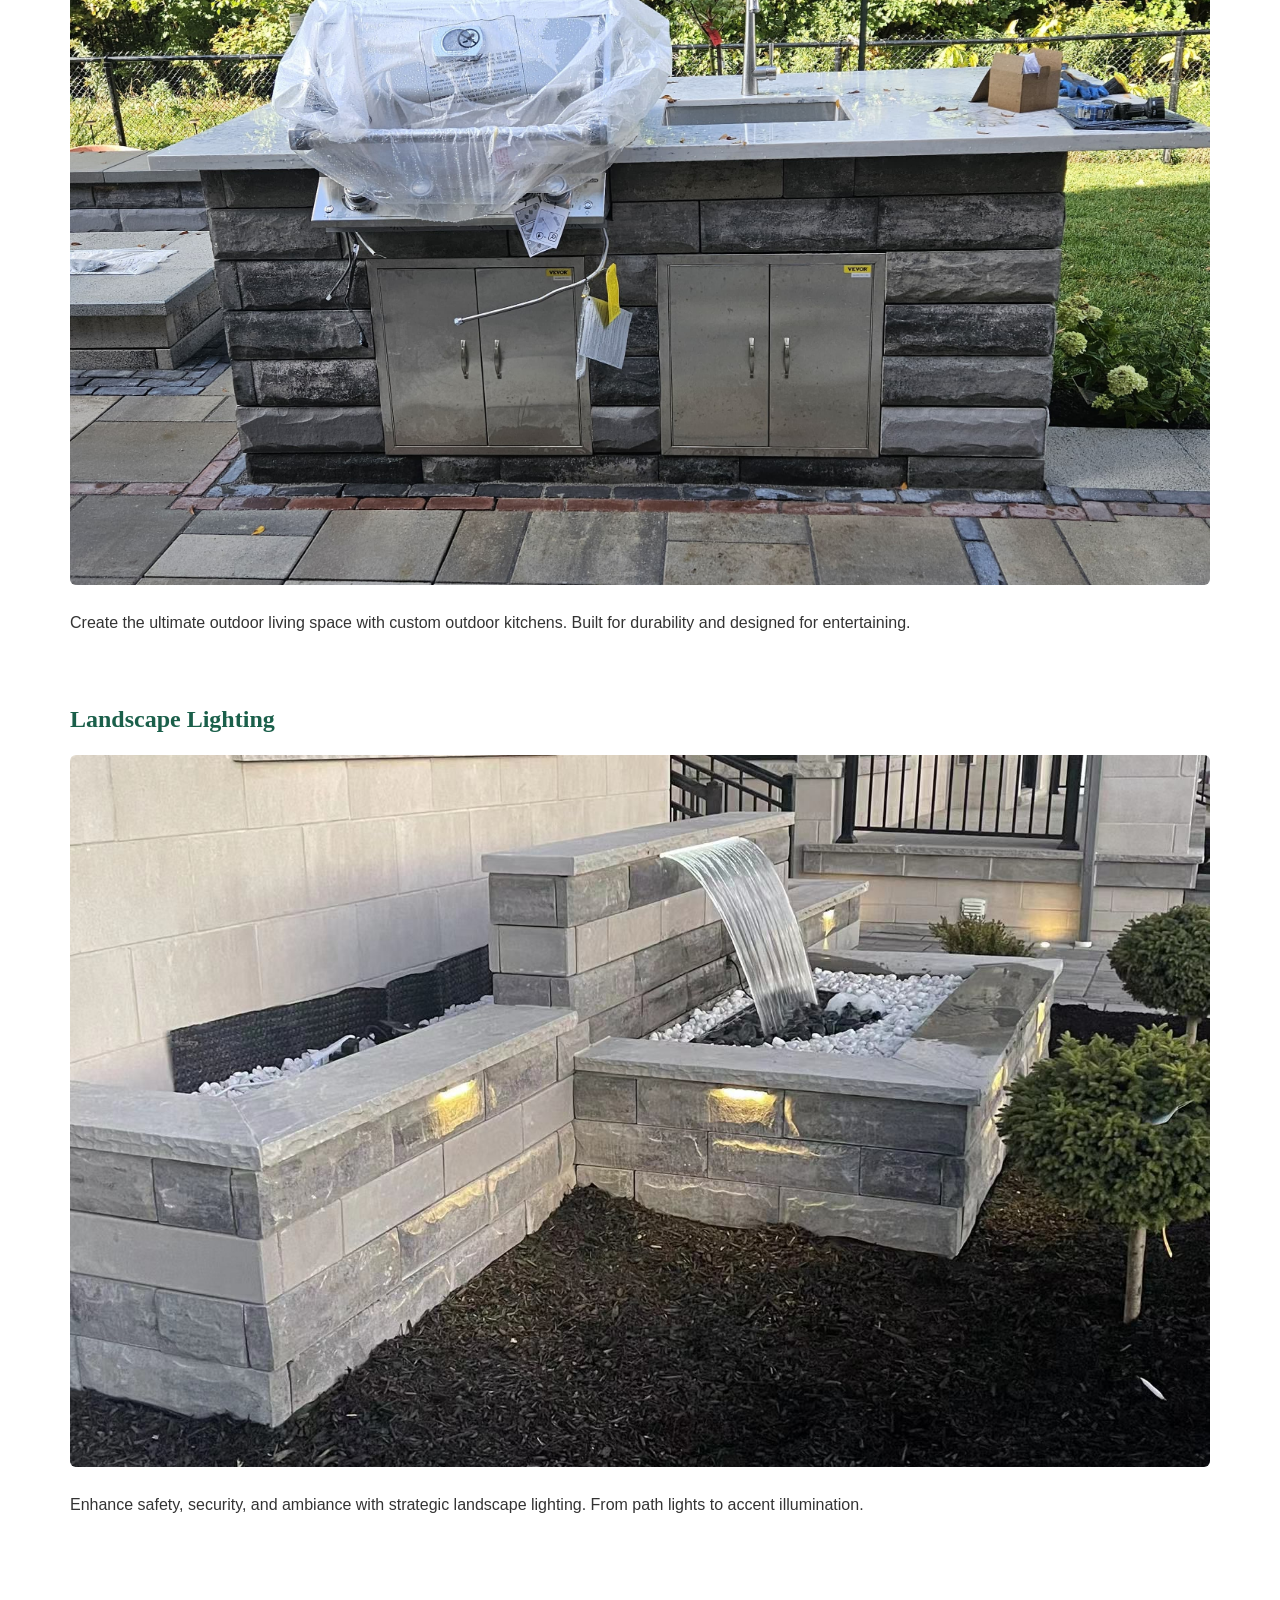
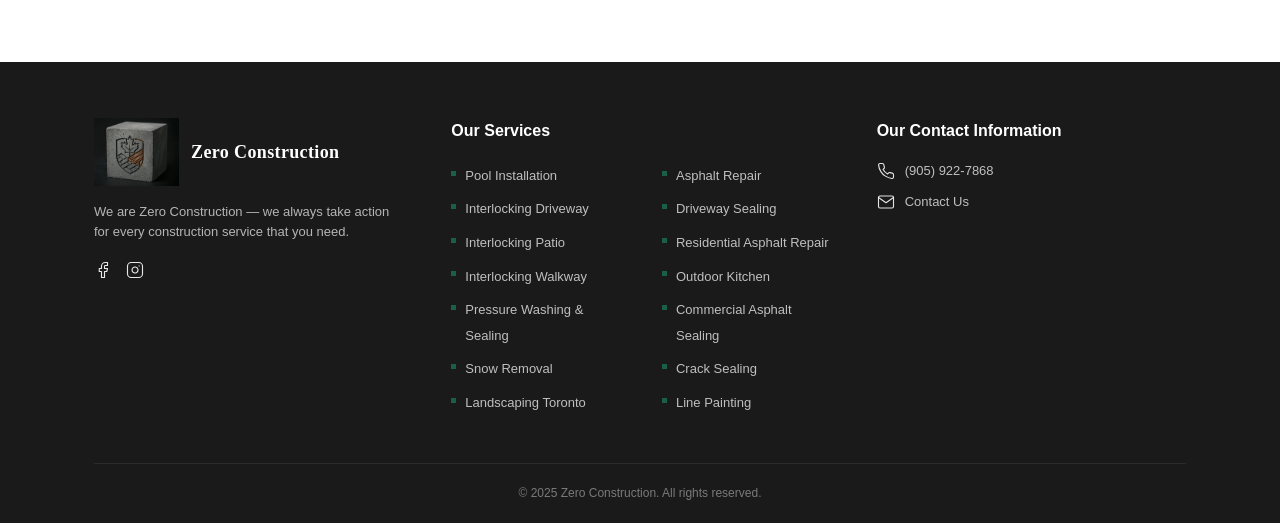
<file: landscaping.html>
<!DOCTYPE html>
<html lang="en">
<head>
    <meta charset="UTF-8">
    <meta name="viewport" content="width=device-width, initial-scale=1.0">
    <title>Landscaping — Zero Construction</title>
    <link rel="icon" href="images/ZeroConstructionLogo2.png" type="image/png">
    <link rel="apple-touch-icon" href="images/ZeroConstructionLogo2.png">
    <link rel="stylesheet" href="styles.css">
    <link rel="stylesheet" href="service-page.css">
</head>
<body>
    <aside class="site-banner" role="region" aria-label="Limited-time promotion">
        <div class="container site-banner-inner">
            <a href="index.html#contact" class="site-banner-link">
                <span class="site-banner-pill">Limited time</span>
                <span class="site-banner-text">Complimentary project visualization — book by May 2026</span>
            </a>
        </div>
    </aside>
    <header class="header header-unified">
        <div class="header-bg"></div>
        <div class="header-inner">
            <a href="index.html" class="logo"><span class="logo-img-wrap"><img src="images/ZeroConstructionLogo2.png" alt="" class="logo-img" width="340" height="86" decoding="async" aria-hidden="true"></span><span class="logo-text">Zero Construction</span></a>
            <div class="header-nav">
                <nav class="nav-row nav-primary">
                    <a href="index.html#home">Home</a>
                    <a href="index.html#services">Services</a>
                    <a href="index.html#about">About</a>
                    <a href="index.html#projects">Projects</a>
                    <a href="index.html#contact">Contact</a>
                    <a href="tel:+19059227868" class="nav-phone">(905) 922-7868</a>
                </nav>
            </div>
            <div class="header-cta">
                <a href="tel:+19059227868" class="phone">(905) 922-7868</a>
                <a href="index.html#contact" class="btn btn-primary">Free Estimate</a>
            </div>
            <button class="mobile-menu-btn" aria-label="Open menu"><span></span><span></span><span></span></button>
        </div>
    </header>

    <main class="service-main">
        <div class="service-hero has-photo" style="--service-hero-bg: url('images/PHOTO-2025-08-22-10-28-54 7.JPG')">
            <div class="container">
                <h1>Landscaping</h1>
                <p>Design and construction of outdoor spaces for residential and commercial properties.</p>
            </div>
        </div>
        <div class="container service-content">
            <section id="design" class="service-section">
                <h2>Design & Construction</h2>
                <div class="service-section-img">
                    <img src="images/PHOTO-2025-08-22-10-28-54 7.JPG" alt="Complete backyard landscaping with lawn and patio" loading="lazy" width="1200" height="750">
                </div>
                <p>Custom landscape designs that transform backyards. We work with municipal requirements and conservation standards to deliver professional landscaping services.</p>
            </section>
            <section id="outdoor" class="service-section">
                <h2>Outdoor Kitchens</h2>
                <div class="service-section-img">
                    <img src="images/PHOTO-2025-08-22-10-28-33 10.JPG" alt="Outdoor kitchen island on stone patio" loading="lazy" width="1200" height="750">
                </div>
                <p>Create the ultimate outdoor living space with custom outdoor kitchens. Built for durability and designed for entertaining.</p>
            </section>
            <section id="lighting" class="service-section">
                <h2>Landscape Lighting</h2>
                <div class="service-section-img">
                    <img src="images/PHOTO-2025-08-22-10-27-51 15.JPG" alt="Stone waterfall feature with landscape lighting" loading="lazy" width="1200" height="750">
                </div>
                <p>Enhance safety, security, and ambiance with strategic landscape lighting. From path lights to accent illumination.</p>
            </section>
        </div>
    </main>

    <footer class="footer">
        <div class="container">
            <div class="footer-grid">
                <div class="footer-brand">
                    <a href="index.html" class="footer-logo"><span class="footer-logo-inner"><img src="images/ZeroConstructionLogo2.png" alt="" class="footer-logo-img" width="270" height="68" decoding="async" aria-hidden="true"><span class="footer-logo-text">Zero Construction</span></span></a>
                    <p class="footer-tagline">We are Zero Construction &mdash; we always take action for every construction service that you need.</p>
                    <div class="footer-social">
                        <a href="https://www.facebook.com/zeroconstruction" class="footer-social-link" target="_blank" rel="noopener noreferrer" aria-label="Facebook">
                            <svg class="footer-social-icon" viewBox="0 0 24 24" fill="none" stroke="currentColor" stroke-width="1.5" stroke-linecap="round" stroke-linejoin="round" aria-hidden="true"><path d="M18 2h-3a5 5 0 0 0-5 5v3H7v4h3v8h4v-8h3l1-4h-4V7a1 1 0 0 1 1-1h3z"/></svg>
                        </a>
                        <a href="https://www.instagram.com/zeroconstruction" class="footer-social-link" target="_blank" rel="noopener noreferrer" aria-label="Instagram">
                            <svg class="footer-social-icon" viewBox="0 0 24 24" fill="none" stroke="currentColor" stroke-width="1.5" stroke-linecap="round" stroke-linejoin="round" aria-hidden="true"><rect x="2" y="2" width="20" height="20" rx="5" ry="5"/><path d="M16 11.37A4 4 0 1 1 12.63 8 4 4 0 0 1 16 11.37z"/><line x1="17.5" y1="6.5" x2="17.51" y2="6.5"/></svg>
                        </a>
                    </div>
                </div>
                <div class="footer-services">
                    <h4 class="footer-heading">Our Services</h4>
                    <div class="footer-services-cols">
                        <ul class="footer-services-list">
                            <li><a href="landscaping.html">Pool Installation</a></li>
                            <li><a href="stonework.html#driveway">Interlocking Driveway</a></li>
                            <li><a href="stonework.html#patio">Interlocking Patio</a></li>
                            <li><a href="stonework.html#walkway">Interlocking Walkway</a></li>
                            <li><a href="paving.html#sealing">Pressure Washing &amp; Sealing</a></li>
                            <li><a href="landscaping.html">Snow Removal</a></li>
                            <li><a href="landscaping.html">Landscaping Toronto</a></li>
                        </ul>
                        <ul class="footer-services-list">
                            <li><a href="paving.html#residential">Asphalt Repair</a></li>
                            <li><a href="paving.html#sealing">Driveway Sealing</a></li>
                            <li><a href="paving.html#residential">Residential Asphalt Repair</a></li>
                            <li><a href="landscaping.html#outdoor">Outdoor Kitchen</a></li>
                            <li><a href="paving.html#commercial">Commercial Asphalt Sealing</a></li>
                            <li><a href="paving.html#commercial">Crack Sealing</a></li>
                            <li><a href="paving.html#commercial">Line Painting</a></li>
                        </ul>
                    </div>
                </div>
                <div class="footer-contact-block">
                    <h4 class="footer-heading">Our Contact Information</h4>
                    <ul class="footer-contact-list">
                        <li class="footer-contact-row">
                            <span class="footer-contact-icon"><svg viewBox="0 0 24 24" aria-hidden="true" fill="none" stroke="currentColor" stroke-width="1.5" stroke-linecap="round" stroke-linejoin="round"><path d="M22 16.92v3a2 2 0 0 1-2.18 2 19.79 19.79 0 0 1-8.63-3.07 19.5 19.5 0 0 1-6-6 19.79 19.79 0 0 1-3.07-8.67A2 2 0 0 1 4.11 2h3a2 2 0 0 1 2 1.72 12.84 12.84 0 0 0 .7 2.81 2 2 0 0 1-.45 2.11L8.09 9.91a16 16 0 0 0 6 6l1.27-1.27a2 2 0 0 1 2.11-.45 12.84 12.84 0 0 0 2.81.7A2 2 0 0 1 22 16.92z"/></svg></span>
                            <a href="tel:+19059227868">(905) 922-7868</a>
                        </li>
                        <li class="footer-contact-row">
                            <span class="footer-contact-icon"><svg viewBox="0 0 24 24" aria-hidden="true" fill="none" stroke="currentColor" stroke-width="1.5" stroke-linecap="round" stroke-linejoin="round"><path d="M4 4h16c1.1 0 2 .9 2 2v12c0 1.1-.9 2-2 2H4c-1.1 0-2-.9-2-2V6c0-1.1.9-2 2-2z"/><polyline points="22,6 12,13 2,6"/></svg></span>
                            <a href="mailto:info@zeroconstruction.ca">Contact Us</a>
                        </li>
                    </ul>
                </div>
            </div>
            <p class="footer-copy">&copy; 2025 Zero Construction. All rights reserved.</p>
        </div>
    </footer>
    <script src="script.js"></script>
</body>
</html>
</file>
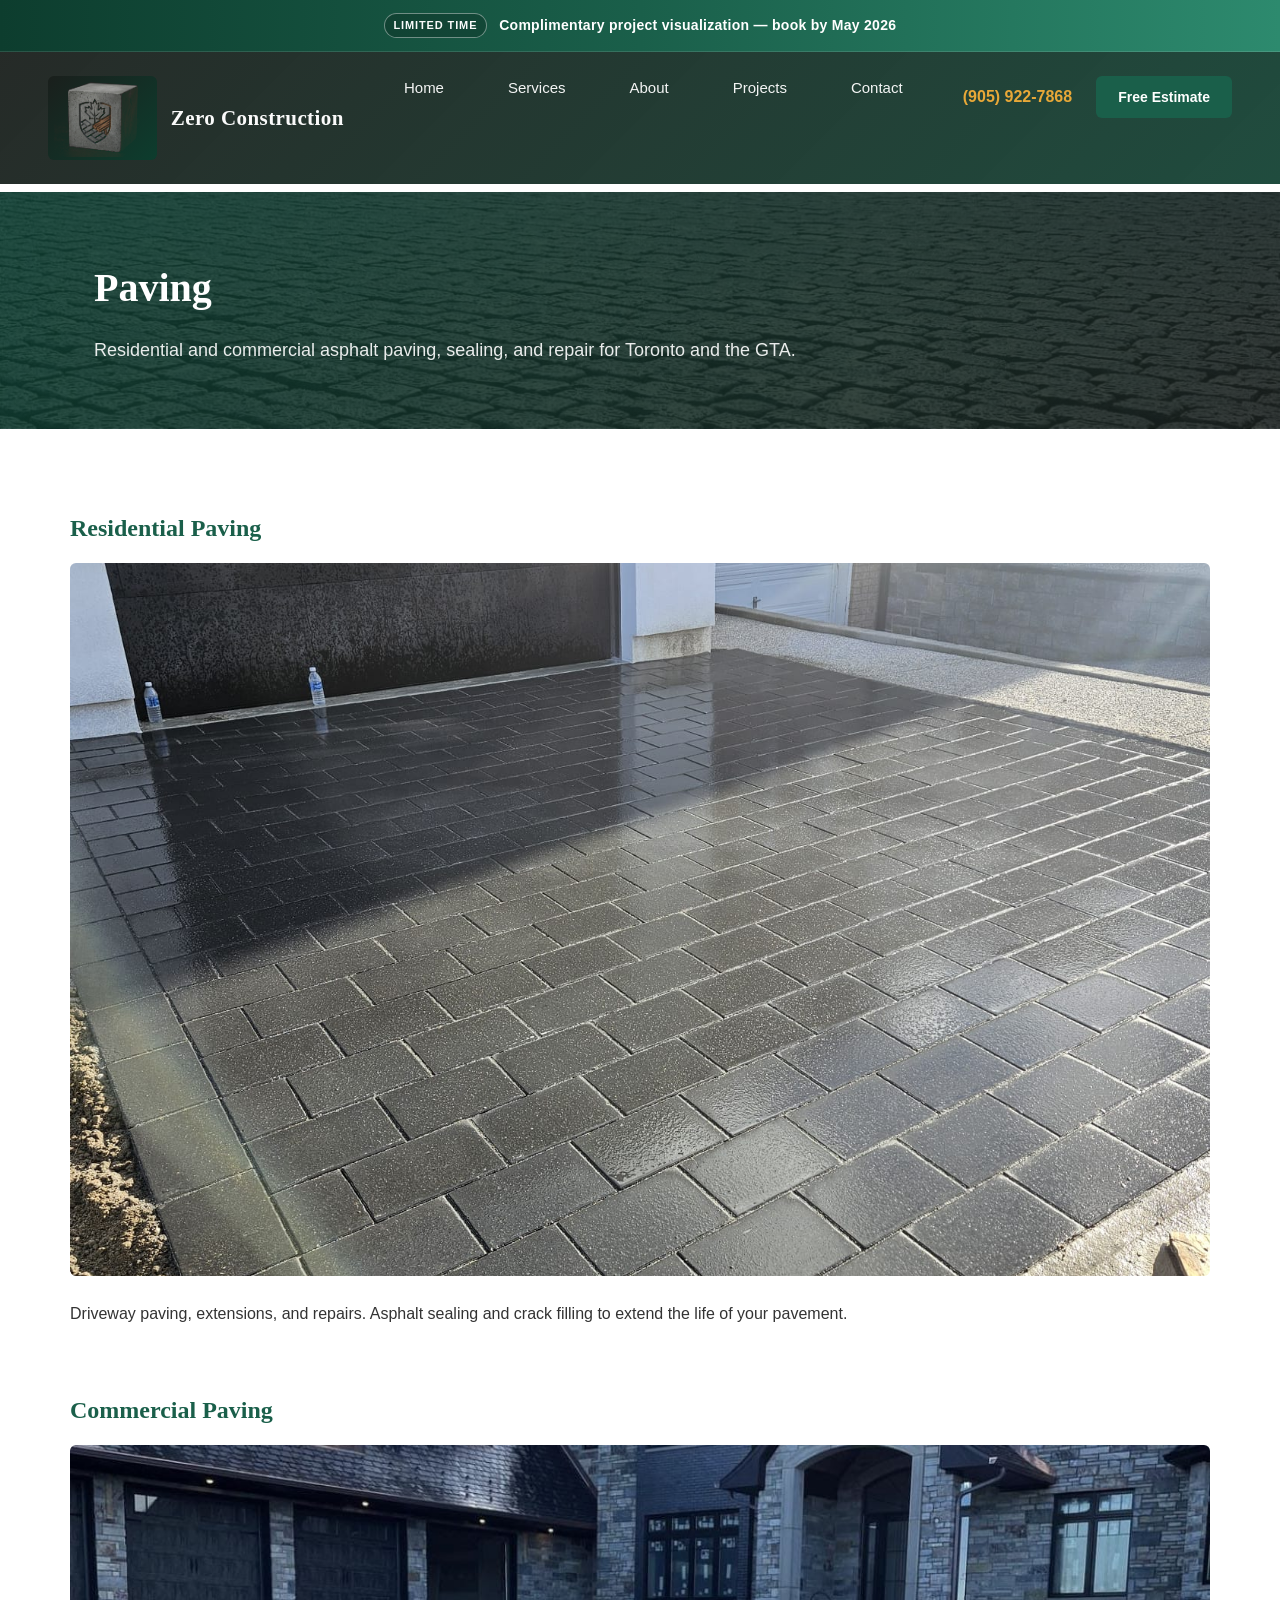
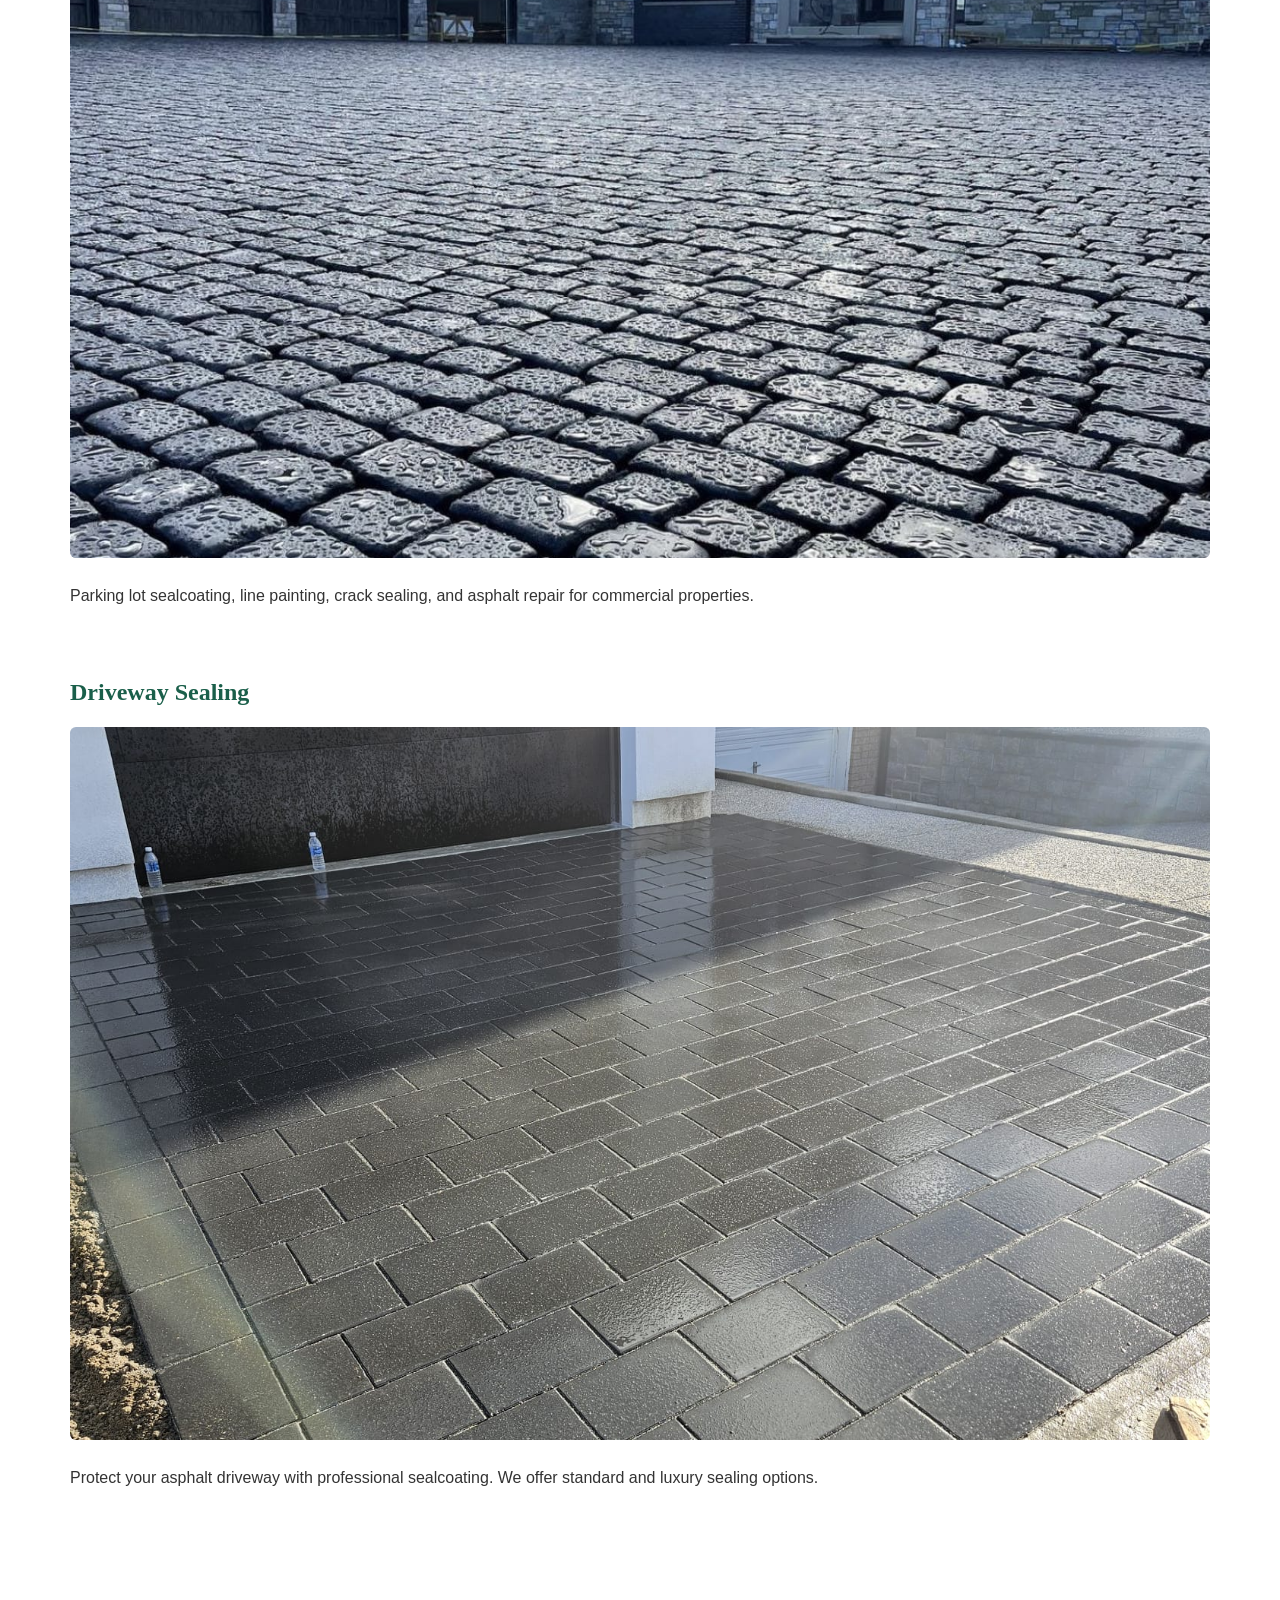
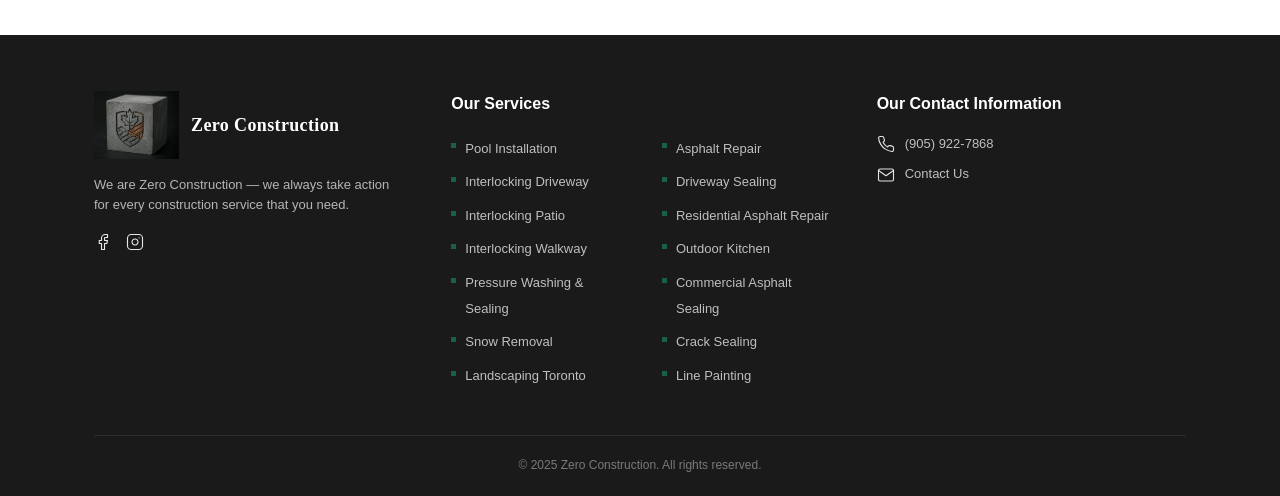
<file: paving.html>
<!DOCTYPE html>
<html lang="en">
<head>
    <meta charset="UTF-8">
    <meta name="viewport" content="width=device-width, initial-scale=1.0">
    <title>Paving — Zero Construction</title>
    <link rel="icon" href="images/ZeroConstructionLogo2.png" type="image/png">
    <link rel="apple-touch-icon" href="images/ZeroConstructionLogo2.png">
    <link rel="stylesheet" href="styles.css">
    <link rel="stylesheet" href="service-page.css">
</head>
<body>
    <aside class="site-banner" role="region" aria-label="Limited-time promotion">
        <div class="container site-banner-inner">
            <a href="index.html#contact" class="site-banner-link">
                <span class="site-banner-pill">Limited time</span>
                <span class="site-banner-text">Complimentary project visualization — book by May 2026</span>
            </a>
        </div>
    </aside>
    <header class="header header-unified">
        <div class="header-bg"></div>
        <div class="header-inner">
            <a href="index.html" class="logo"><span class="logo-img-wrap"><img src="images/ZeroConstructionLogo2.png" alt="" class="logo-img" width="340" height="86" decoding="async" aria-hidden="true"></span><span class="logo-text">Zero Construction</span></a>
            <div class="header-nav">
                <nav class="nav-row nav-primary">
                    <a href="index.html#home">Home</a>
                    <a href="index.html#services">Services</a>
                    <a href="index.html#about">About</a>
                    <a href="index.html#projects">Projects</a>
                    <a href="index.html#contact">Contact</a>
                    <a href="tel:+19059227868" class="nav-phone">(905) 922-7868</a>
                </nav>
            </div>
            <div class="header-cta">
                <a href="tel:+19059227868" class="phone">(905) 922-7868</a>
                <a href="index.html#contact" class="btn btn-primary">Free Estimate</a>
            </div>
            <button class="mobile-menu-btn" aria-label="Open menu"><span></span><span></span><span></span></button>
        </div>
    </header>

    <main class="service-main">
        <div class="service-hero has-photo" style="--service-hero-bg: url('images/PHOTO-2025-08-22-10-29-14 63.JPG')">
            <div class="container">
                <h1>Paving</h1>
                <p>Residential and commercial asphalt paving, sealing, and repair for Toronto and the GTA.</p>
            </div>
        </div>
        <div class="container service-content">
            <section id="residential" class="service-section">
                <h2>Residential Paving</h2>
                <div class="service-section-img">
                    <img src="images/PHOTO-2025-08-22-10-28-54 4.JPG" alt="Residential interlocking driveway" loading="lazy" width="1200" height="750">
                </div>
                <p>Driveway paving, extensions, and repairs. Asphalt sealing and crack filling to extend the life of your pavement.</p>
            </section>
            <section id="commercial" class="service-section">
                <h2>Commercial Paving</h2>
                <div class="service-section-img">
                    <img src="images/PHOTO-2025-08-22-10-29-14 63.JPG" alt="Cobblestone driveway at luxury home" loading="lazy" width="1200" height="750">
                </div>
                <p>Parking lot sealcoating, line painting, crack sealing, and asphalt repair for commercial properties.</p>
            </section>
            <section id="sealing" class="service-section">
                <h2>Driveway Sealing</h2>
                <div class="service-section-img">
                    <img src="images/PHOTO-2025-08-22-10-28-54 4.JPG" alt="Sealed interlocking driveway surface" loading="lazy" width="1200" height="750">
                </div>
                <p>Protect your asphalt driveway with professional sealcoating. We offer standard and luxury sealing options.</p>
            </section>
        </div>
    </main>

    <footer class="footer">
        <div class="container">
            <div class="footer-grid">
                <div class="footer-brand">
                    <a href="index.html" class="footer-logo"><span class="footer-logo-inner"><img src="images/ZeroConstructionLogo2.png" alt="" class="footer-logo-img" width="270" height="68" decoding="async" aria-hidden="true"><span class="footer-logo-text">Zero Construction</span></span></a>
                    <p class="footer-tagline">We are Zero Construction &mdash; we always take action for every construction service that you need.</p>
                    <div class="footer-social">
                        <a href="https://www.facebook.com/zeroconstruction" class="footer-social-link" target="_blank" rel="noopener noreferrer" aria-label="Facebook">
                            <svg class="footer-social-icon" viewBox="0 0 24 24" fill="none" stroke="currentColor" stroke-width="1.5" stroke-linecap="round" stroke-linejoin="round" aria-hidden="true"><path d="M18 2h-3a5 5 0 0 0-5 5v3H7v4h3v8h4v-8h3l1-4h-4V7a1 1 0 0 1 1-1h3z"/></svg>
                        </a>
                        <a href="https://www.instagram.com/zeroconstruction" class="footer-social-link" target="_blank" rel="noopener noreferrer" aria-label="Instagram">
                            <svg class="footer-social-icon" viewBox="0 0 24 24" fill="none" stroke="currentColor" stroke-width="1.5" stroke-linecap="round" stroke-linejoin="round" aria-hidden="true"><rect x="2" y="2" width="20" height="20" rx="5" ry="5"/><path d="M16 11.37A4 4 0 1 1 12.63 8 4 4 0 0 1 16 11.37z"/><line x1="17.5" y1="6.5" x2="17.51" y2="6.5"/></svg>
                        </a>
                    </div>
                </div>
                <div class="footer-services">
                    <h4 class="footer-heading">Our Services</h4>
                    <div class="footer-services-cols">
                        <ul class="footer-services-list">
                            <li><a href="landscaping.html">Pool Installation</a></li>
                            <li><a href="stonework.html#driveway">Interlocking Driveway</a></li>
                            <li><a href="stonework.html#patio">Interlocking Patio</a></li>
                            <li><a href="stonework.html#walkway">Interlocking Walkway</a></li>
                            <li><a href="paving.html#sealing">Pressure Washing &amp; Sealing</a></li>
                            <li><a href="landscaping.html">Snow Removal</a></li>
                            <li><a href="landscaping.html">Landscaping Toronto</a></li>
                        </ul>
                        <ul class="footer-services-list">
                            <li><a href="paving.html#residential">Asphalt Repair</a></li>
                            <li><a href="paving.html#sealing">Driveway Sealing</a></li>
                            <li><a href="paving.html#residential">Residential Asphalt Repair</a></li>
                            <li><a href="landscaping.html#outdoor">Outdoor Kitchen</a></li>
                            <li><a href="paving.html#commercial">Commercial Asphalt Sealing</a></li>
                            <li><a href="paving.html#commercial">Crack Sealing</a></li>
                            <li><a href="paving.html#commercial">Line Painting</a></li>
                        </ul>
                    </div>
                </div>
                <div class="footer-contact-block">
                    <h4 class="footer-heading">Our Contact Information</h4>
                    <ul class="footer-contact-list">
                        <li class="footer-contact-row">
                            <span class="footer-contact-icon"><svg viewBox="0 0 24 24" aria-hidden="true" fill="none" stroke="currentColor" stroke-width="1.5" stroke-linecap="round" stroke-linejoin="round"><path d="M22 16.92v3a2 2 0 0 1-2.18 2 19.79 19.79 0 0 1-8.63-3.07 19.5 19.5 0 0 1-6-6 19.79 19.79 0 0 1-3.07-8.67A2 2 0 0 1 4.11 2h3a2 2 0 0 1 2 1.72 12.84 12.84 0 0 0 .7 2.81 2 2 0 0 1-.45 2.11L8.09 9.91a16 16 0 0 0 6 6l1.27-1.27a2 2 0 0 1 2.11-.45 12.84 12.84 0 0 0 2.81.7A2 2 0 0 1 22 16.92z"/></svg></span>
                            <a href="tel:+19059227868">(905) 922-7868</a>
                        </li>
                        <li class="footer-contact-row">
                            <span class="footer-contact-icon"><svg viewBox="0 0 24 24" aria-hidden="true" fill="none" stroke="currentColor" stroke-width="1.5" stroke-linecap="round" stroke-linejoin="round"><path d="M4 4h16c1.1 0 2 .9 2 2v12c0 1.1-.9 2-2 2H4c-1.1 0-2-.9-2-2V6c0-1.1.9-2 2-2z"/><polyline points="22,6 12,13 2,6"/></svg></span>
                            <a href="mailto:info@zeroconstruction.ca">Contact Us</a>
                        </li>
                    </ul>
                </div>
            </div>
            <p class="footer-copy">&copy; 2025 Zero Construction. All rights reserved.</p>
        </div>
    </footer>
    <script src="script.js"></script>
</body>
</html>
</file>
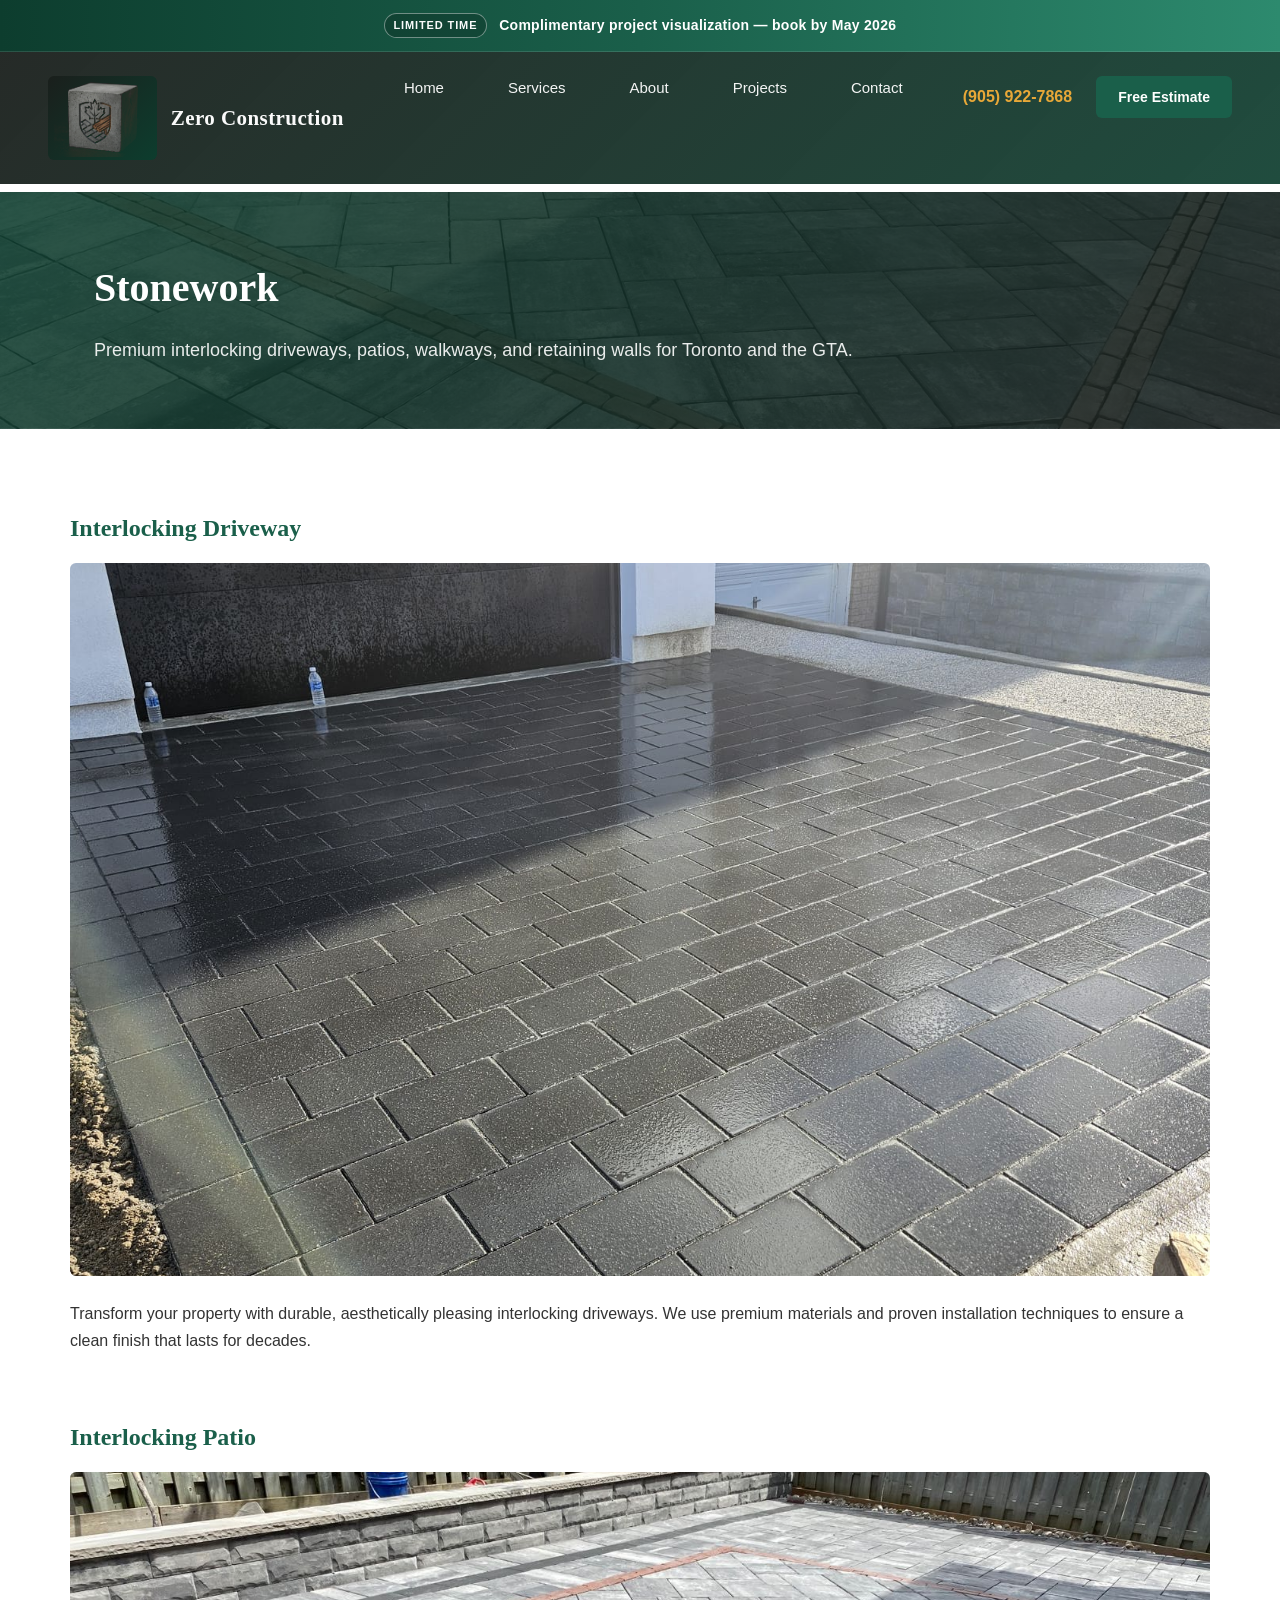
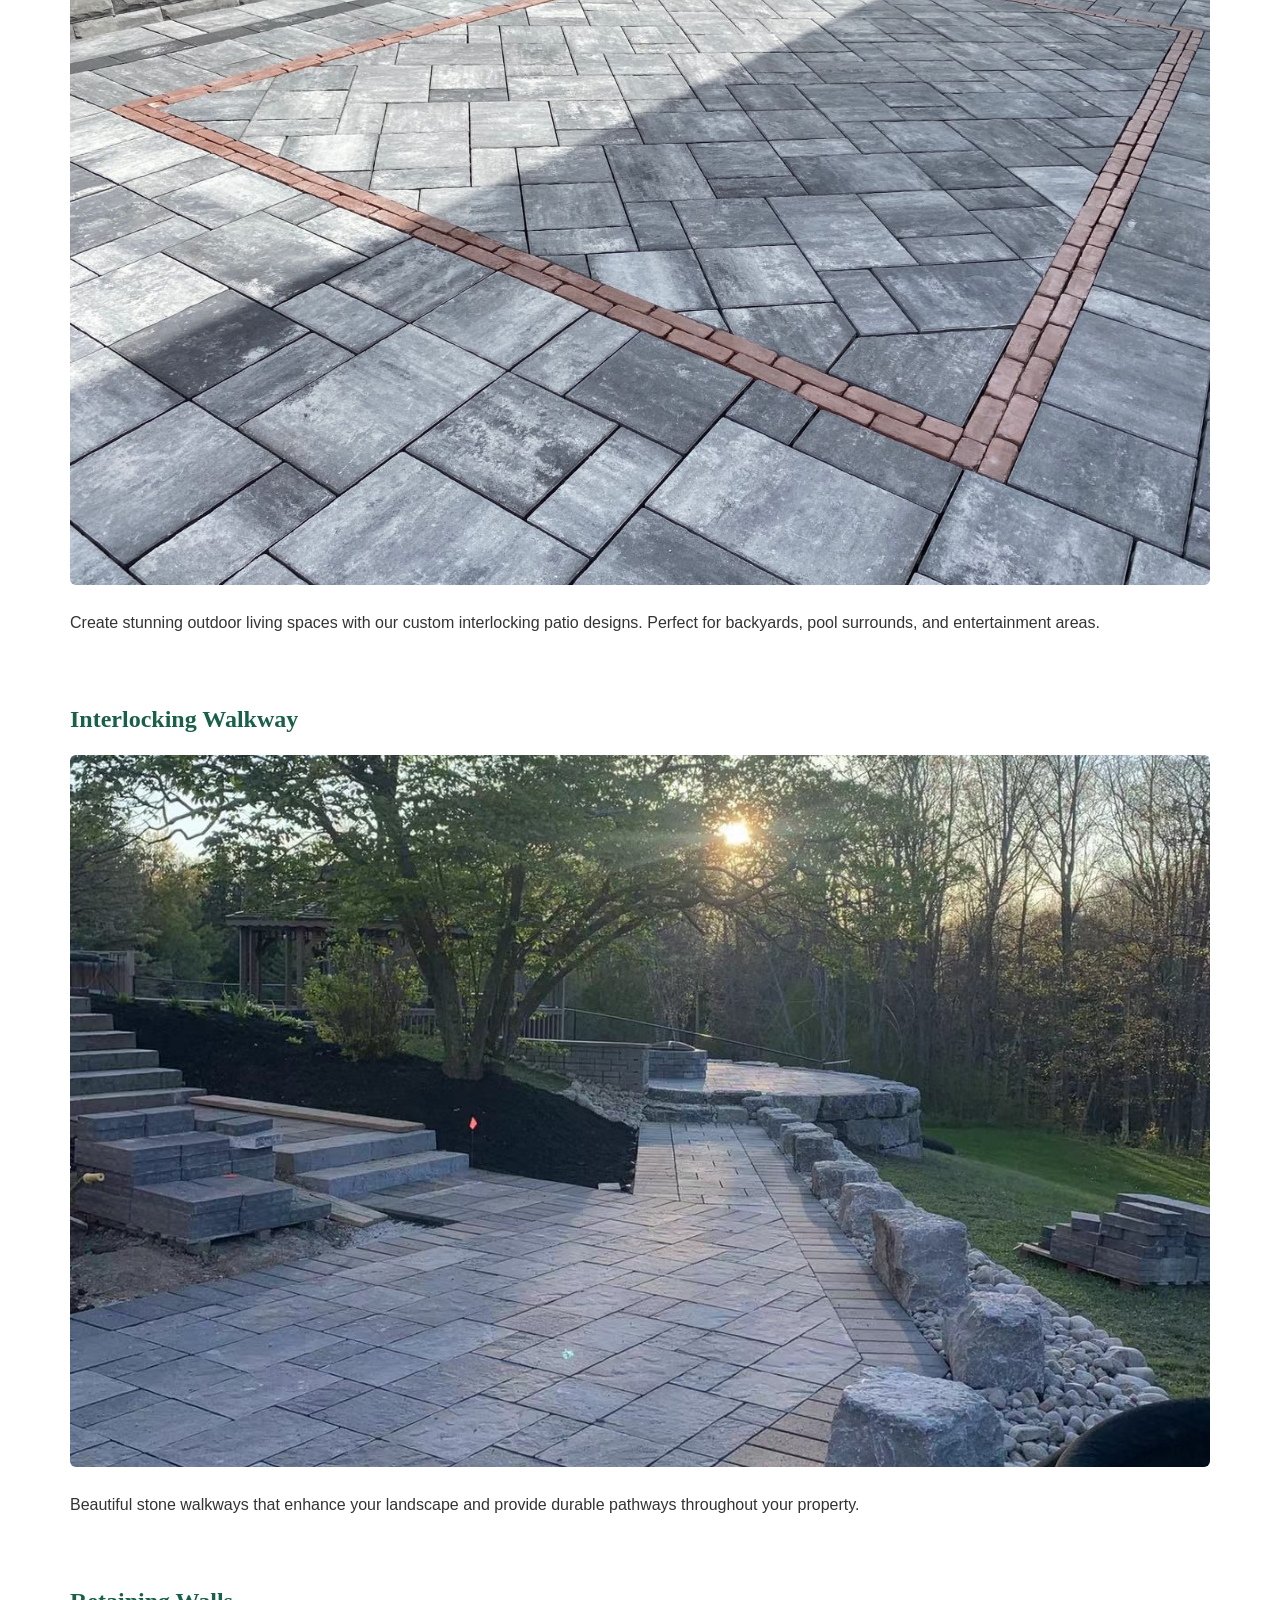
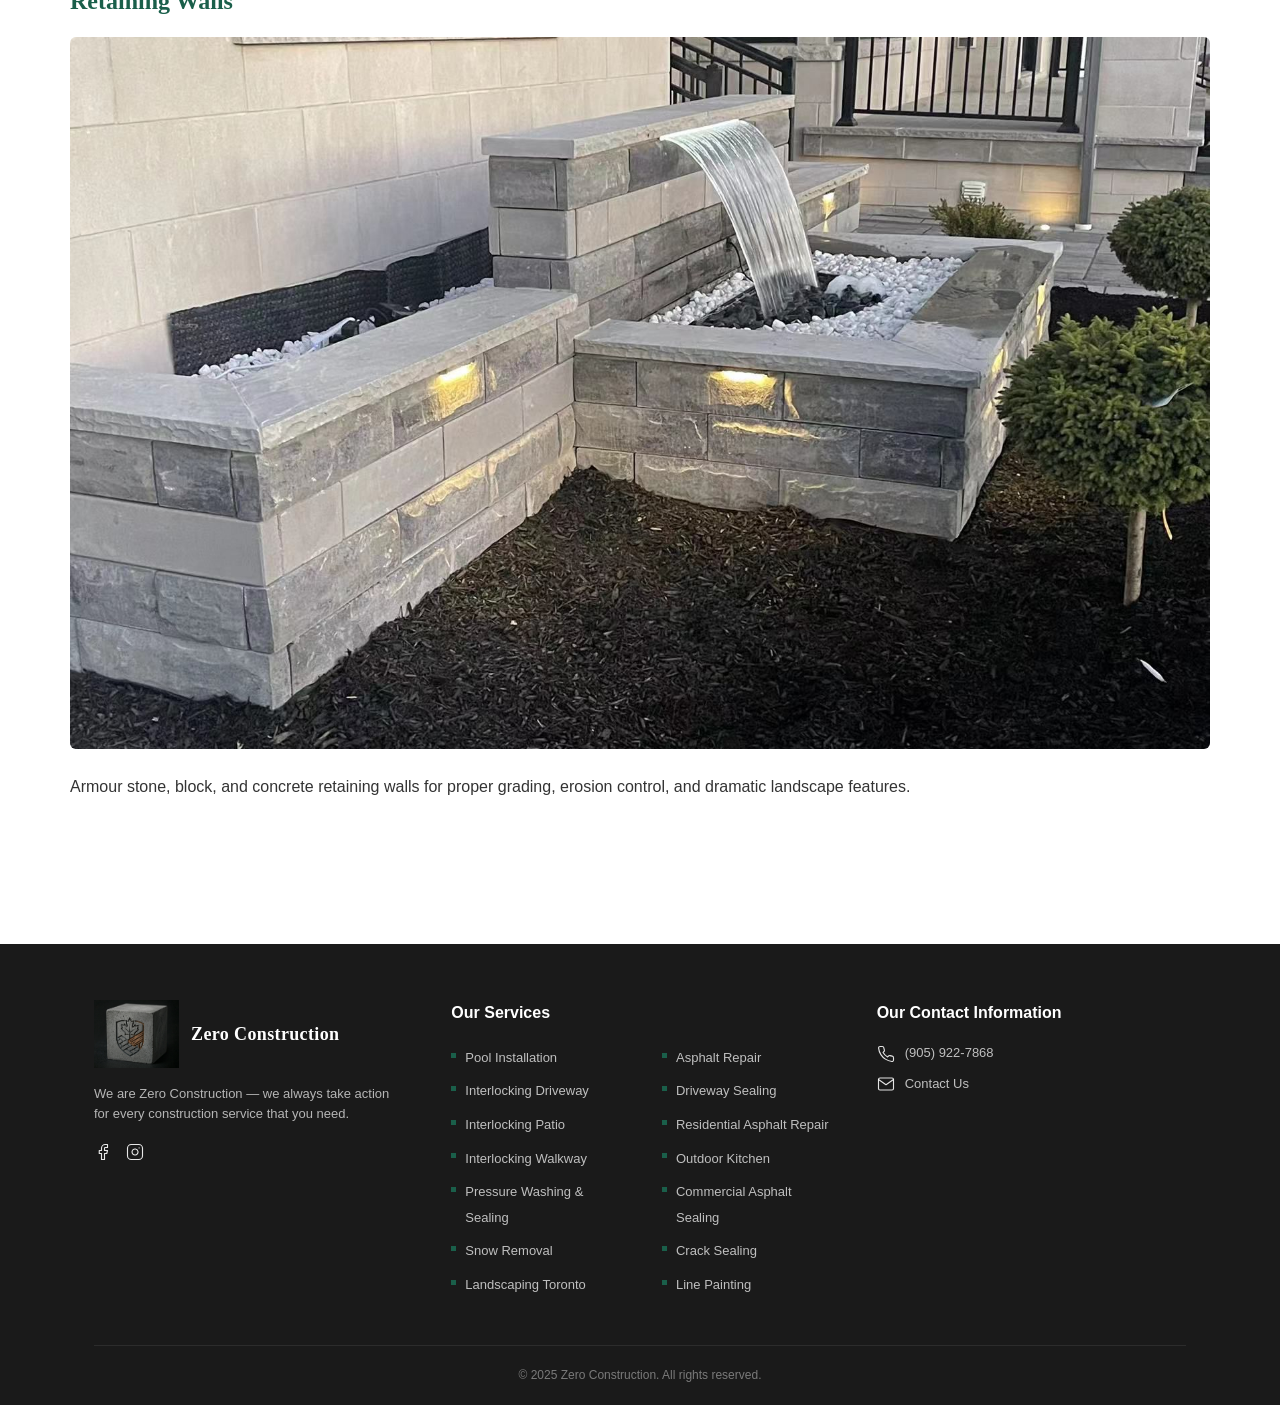
<file: stonework.html>
<!DOCTYPE html>
<html lang="en">
<head>
    <meta charset="UTF-8">
    <meta name="viewport" content="width=device-width, initial-scale=1.0">
    <title>Stonework — Zero Construction</title>
    <link rel="icon" href="images/ZeroConstructionLogo2.png" type="image/png">
    <link rel="apple-touch-icon" href="images/ZeroConstructionLogo2.png">
    <link rel="stylesheet" href="styles.css">
    <link rel="stylesheet" href="service-page.css">
</head>
<body>
    <aside class="site-banner" role="region" aria-label="Limited-time promotion">
        <div class="container site-banner-inner">
            <a href="index.html#contact" class="site-banner-link">
                <span class="site-banner-pill">Limited time</span>
                <span class="site-banner-text">Complimentary project visualization — book by May 2026</span>
            </a>
        </div>
    </aside>
    <header class="header header-unified">
        <div class="header-bg"></div>
        <div class="header-inner">
            <a href="index.html" class="logo"><span class="logo-img-wrap"><img src="images/ZeroConstructionLogo2.png" alt="" class="logo-img" width="340" height="86" decoding="async" aria-hidden="true"></span><span class="logo-text">Zero Construction</span></a>
            <div class="header-nav">
                <nav class="nav-row nav-primary">
                    <a href="index.html#home">Home</a>
                    <a href="index.html#services">Services</a>
                    <a href="index.html#about">About</a>
                    <a href="index.html#projects">Projects</a>
                    <a href="index.html#contact">Contact</a>
                    <a href="tel:+19059227868" class="nav-phone">(905) 922-7868</a>
                </nav>
            </div>
            <div class="header-cta">
                <a href="tel:+19059227868" class="phone">(905) 922-7868</a>
                <a href="index.html#contact" class="btn btn-primary">Free Estimate</a>
            </div>
            <button class="mobile-menu-btn" aria-label="Open menu"><span></span><span></span><span></span></button>
        </div>
    </header>

    <main class="service-main">
        <div class="service-hero has-photo" style="--service-hero-bg: url('images/PHOTO-2025-06-13-22-29-31.JPG')">
            <div class="container">
                <h1>Stonework</h1>
                <p>Premium interlocking driveways, patios, walkways, and retaining walls for Toronto and the GTA.</p>
            </div>
        </div>
        <div class="container service-content">
            <section id="driveway" class="service-section">
                <h2>Interlocking Driveway</h2>
                <div class="service-section-img">
                    <img src="images/PHOTO-2025-08-22-10-28-54 4.JPG" alt="Interlocking stone driveway" loading="lazy" width="1200" height="750">
                </div>
                <p>Transform your property with durable, aesthetically pleasing interlocking driveways. We use premium materials and proven installation techniques to ensure a clean finish that lasts for decades.</p>
            </section>
            <section id="patio" class="service-section">
                <h2>Interlocking Patio</h2>
                <div class="service-section-img">
                    <img src="images/PHOTO-2025-06-13-22-29-31.JPG" alt="Decorative interlocking patio with border" loading="lazy" width="1200" height="750">
                </div>
                <p>Create stunning outdoor living spaces with our custom interlocking patio designs. Perfect for backyards, pool surrounds, and entertainment areas.</p>
            </section>
            <section id="walkway" class="service-section">
                <h2>Interlocking Walkway</h2>
                <div class="service-section-img">
                    <img src="images/PHOTO-2025-08-22-10-29-14 44.JPG" alt="Stone walkway and boulder border" loading="lazy" width="1200" height="750">
                </div>
                <p>Beautiful stone walkways that enhance your landscape and provide durable pathways throughout your property.</p>
            </section>
            <section id="retaining" class="service-section">
                <h2>Retaining Walls</h2>
                <div class="service-section-img">
                    <img src="images/PHOTO-2025-08-22-10-27-51 15.JPG" alt="Stone waterfall and retaining wall with lighting" loading="lazy" width="1200" height="750">
                </div>
                <p>Armour stone, block, and concrete retaining walls for proper grading, erosion control, and dramatic landscape features.</p>
            </section>
        </div>
    </main>

    <footer class="footer">
        <div class="container">
            <div class="footer-grid">
                <div class="footer-brand">
                    <a href="index.html" class="footer-logo"><span class="footer-logo-inner"><img src="images/ZeroConstructionLogo2.png" alt="" class="footer-logo-img" width="270" height="68" decoding="async" aria-hidden="true"><span class="footer-logo-text">Zero Construction</span></span></a>
                    <p class="footer-tagline">We are Zero Construction &mdash; we always take action for every construction service that you need.</p>
                    <div class="footer-social">
                        <a href="https://www.facebook.com/zeroconstruction" class="footer-social-link" target="_blank" rel="noopener noreferrer" aria-label="Facebook">
                            <svg class="footer-social-icon" viewBox="0 0 24 24" fill="none" stroke="currentColor" stroke-width="1.5" stroke-linecap="round" stroke-linejoin="round" aria-hidden="true"><path d="M18 2h-3a5 5 0 0 0-5 5v3H7v4h3v8h4v-8h3l1-4h-4V7a1 1 0 0 1 1-1h3z"/></svg>
                        </a>
                        <a href="https://www.instagram.com/zeroconstruction" class="footer-social-link" target="_blank" rel="noopener noreferrer" aria-label="Instagram">
                            <svg class="footer-social-icon" viewBox="0 0 24 24" fill="none" stroke="currentColor" stroke-width="1.5" stroke-linecap="round" stroke-linejoin="round" aria-hidden="true"><rect x="2" y="2" width="20" height="20" rx="5" ry="5"/><path d="M16 11.37A4 4 0 1 1 12.63 8 4 4 0 0 1 16 11.37z"/><line x1="17.5" y1="6.5" x2="17.51" y2="6.5"/></svg>
                        </a>
                    </div>
                </div>
                <div class="footer-services">
                    <h4 class="footer-heading">Our Services</h4>
                    <div class="footer-services-cols">
                        <ul class="footer-services-list">
                            <li><a href="landscaping.html">Pool Installation</a></li>
                            <li><a href="stonework.html#driveway">Interlocking Driveway</a></li>
                            <li><a href="stonework.html#patio">Interlocking Patio</a></li>
                            <li><a href="stonework.html#walkway">Interlocking Walkway</a></li>
                            <li><a href="paving.html#sealing">Pressure Washing &amp; Sealing</a></li>
                            <li><a href="landscaping.html">Snow Removal</a></li>
                            <li><a href="landscaping.html">Landscaping Toronto</a></li>
                        </ul>
                        <ul class="footer-services-list">
                            <li><a href="paving.html#residential">Asphalt Repair</a></li>
                            <li><a href="paving.html#sealing">Driveway Sealing</a></li>
                            <li><a href="paving.html#residential">Residential Asphalt Repair</a></li>
                            <li><a href="landscaping.html#outdoor">Outdoor Kitchen</a></li>
                            <li><a href="paving.html#commercial">Commercial Asphalt Sealing</a></li>
                            <li><a href="paving.html#commercial">Crack Sealing</a></li>
                            <li><a href="paving.html#commercial">Line Painting</a></li>
                        </ul>
                    </div>
                </div>
                <div class="footer-contact-block">
                    <h4 class="footer-heading">Our Contact Information</h4>
                    <ul class="footer-contact-list">
                        <li class="footer-contact-row">
                            <span class="footer-contact-icon"><svg viewBox="0 0 24 24" aria-hidden="true" fill="none" stroke="currentColor" stroke-width="1.5" stroke-linecap="round" stroke-linejoin="round"><path d="M22 16.92v3a2 2 0 0 1-2.18 2 19.79 19.79 0 0 1-8.63-3.07 19.5 19.5 0 0 1-6-6 19.79 19.79 0 0 1-3.07-8.67A2 2 0 0 1 4.11 2h3a2 2 0 0 1 2 1.72 12.84 12.84 0 0 0 .7 2.81 2 2 0 0 1-.45 2.11L8.09 9.91a16 16 0 0 0 6 6l1.27-1.27a2 2 0 0 1 2.11-.45 12.84 12.84 0 0 0 2.81.7A2 2 0 0 1 22 16.92z"/></svg></span>
                            <a href="tel:+19059227868">(905) 922-7868</a>
                        </li>
                        <li class="footer-contact-row">
                            <span class="footer-contact-icon"><svg viewBox="0 0 24 24" aria-hidden="true" fill="none" stroke="currentColor" stroke-width="1.5" stroke-linecap="round" stroke-linejoin="round"><path d="M4 4h16c1.1 0 2 .9 2 2v12c0 1.1-.9 2-2 2H4c-1.1 0-2-.9-2-2V6c0-1.1.9-2 2-2z"/><polyline points="22,6 12,13 2,6"/></svg></span>
                            <a href="mailto:info@zeroconstruction.ca">Contact Us</a>
                        </li>
                    </ul>
                </div>
            </div>
            <p class="footer-copy">&copy; 2025 Zero Construction. All rights reserved.</p>
        </div>
    </footer>
    <script src="script.js"></script>
</body>
</html>
</file>
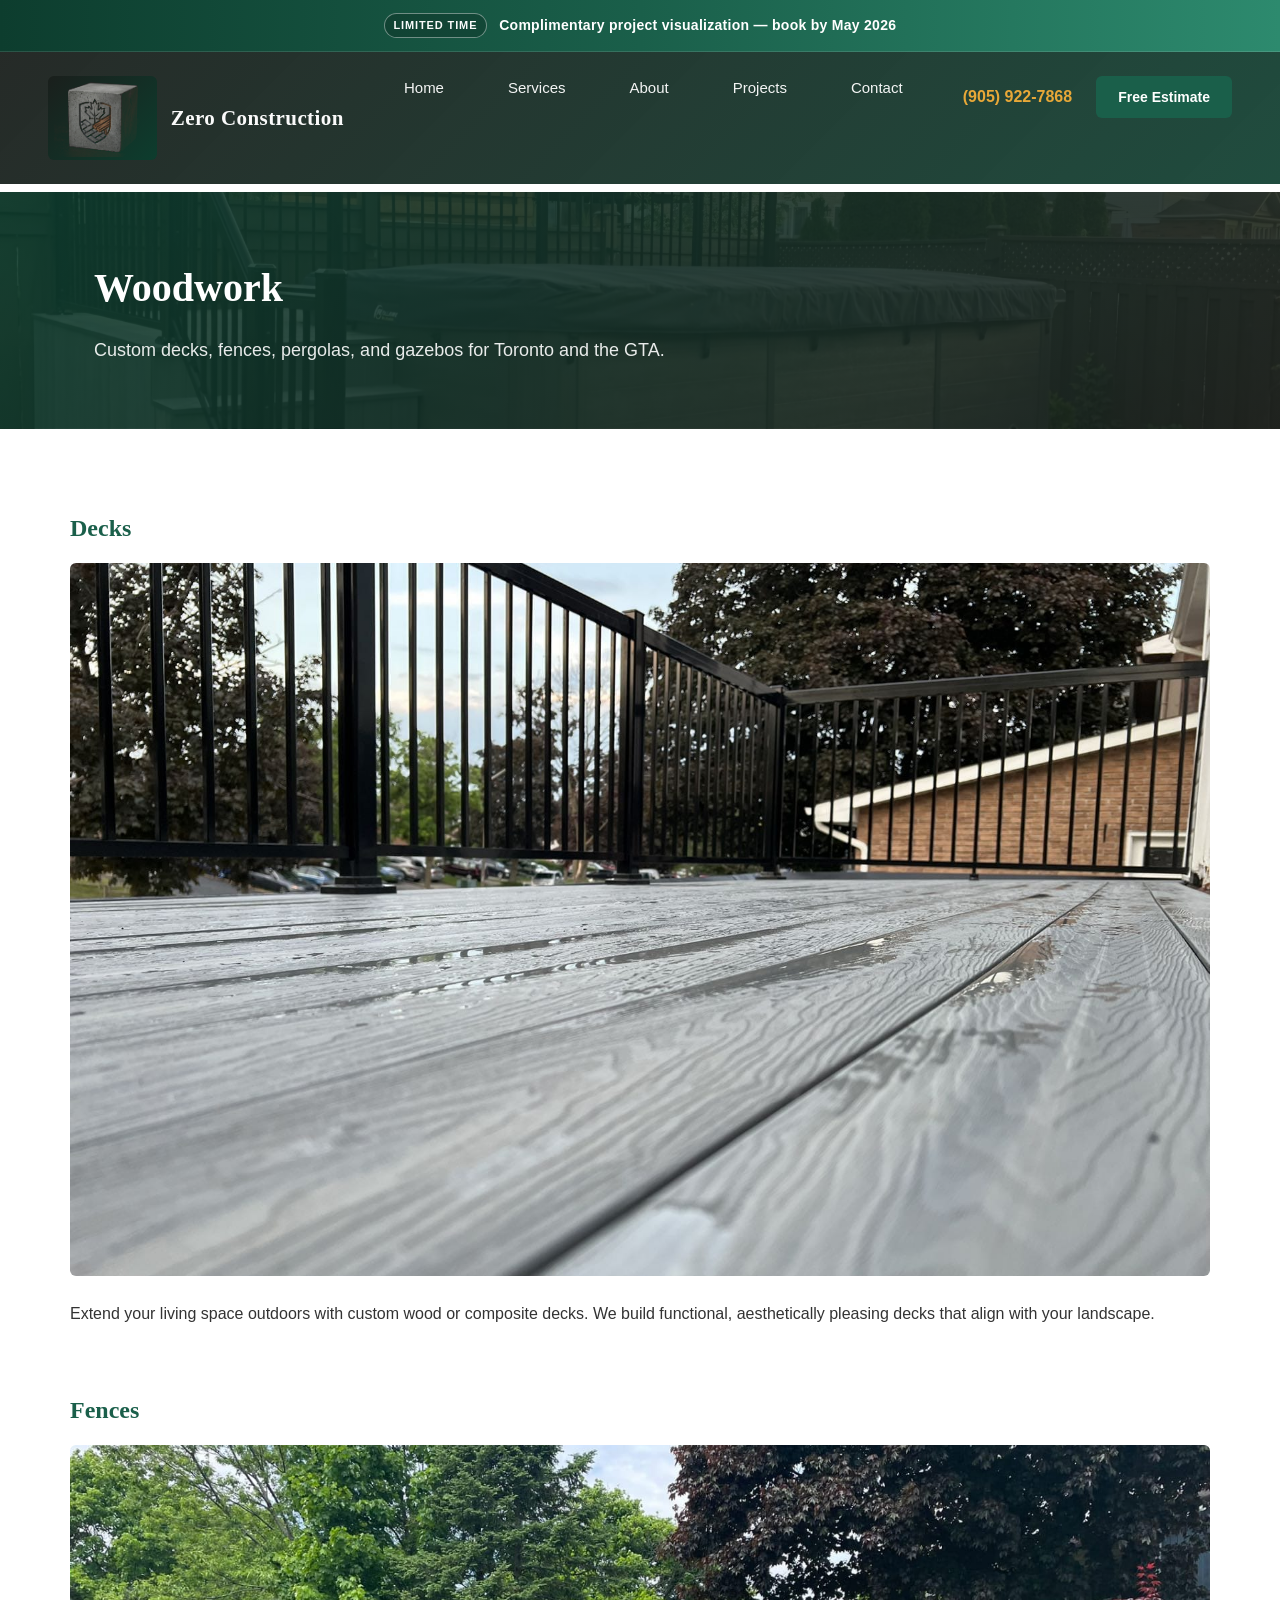
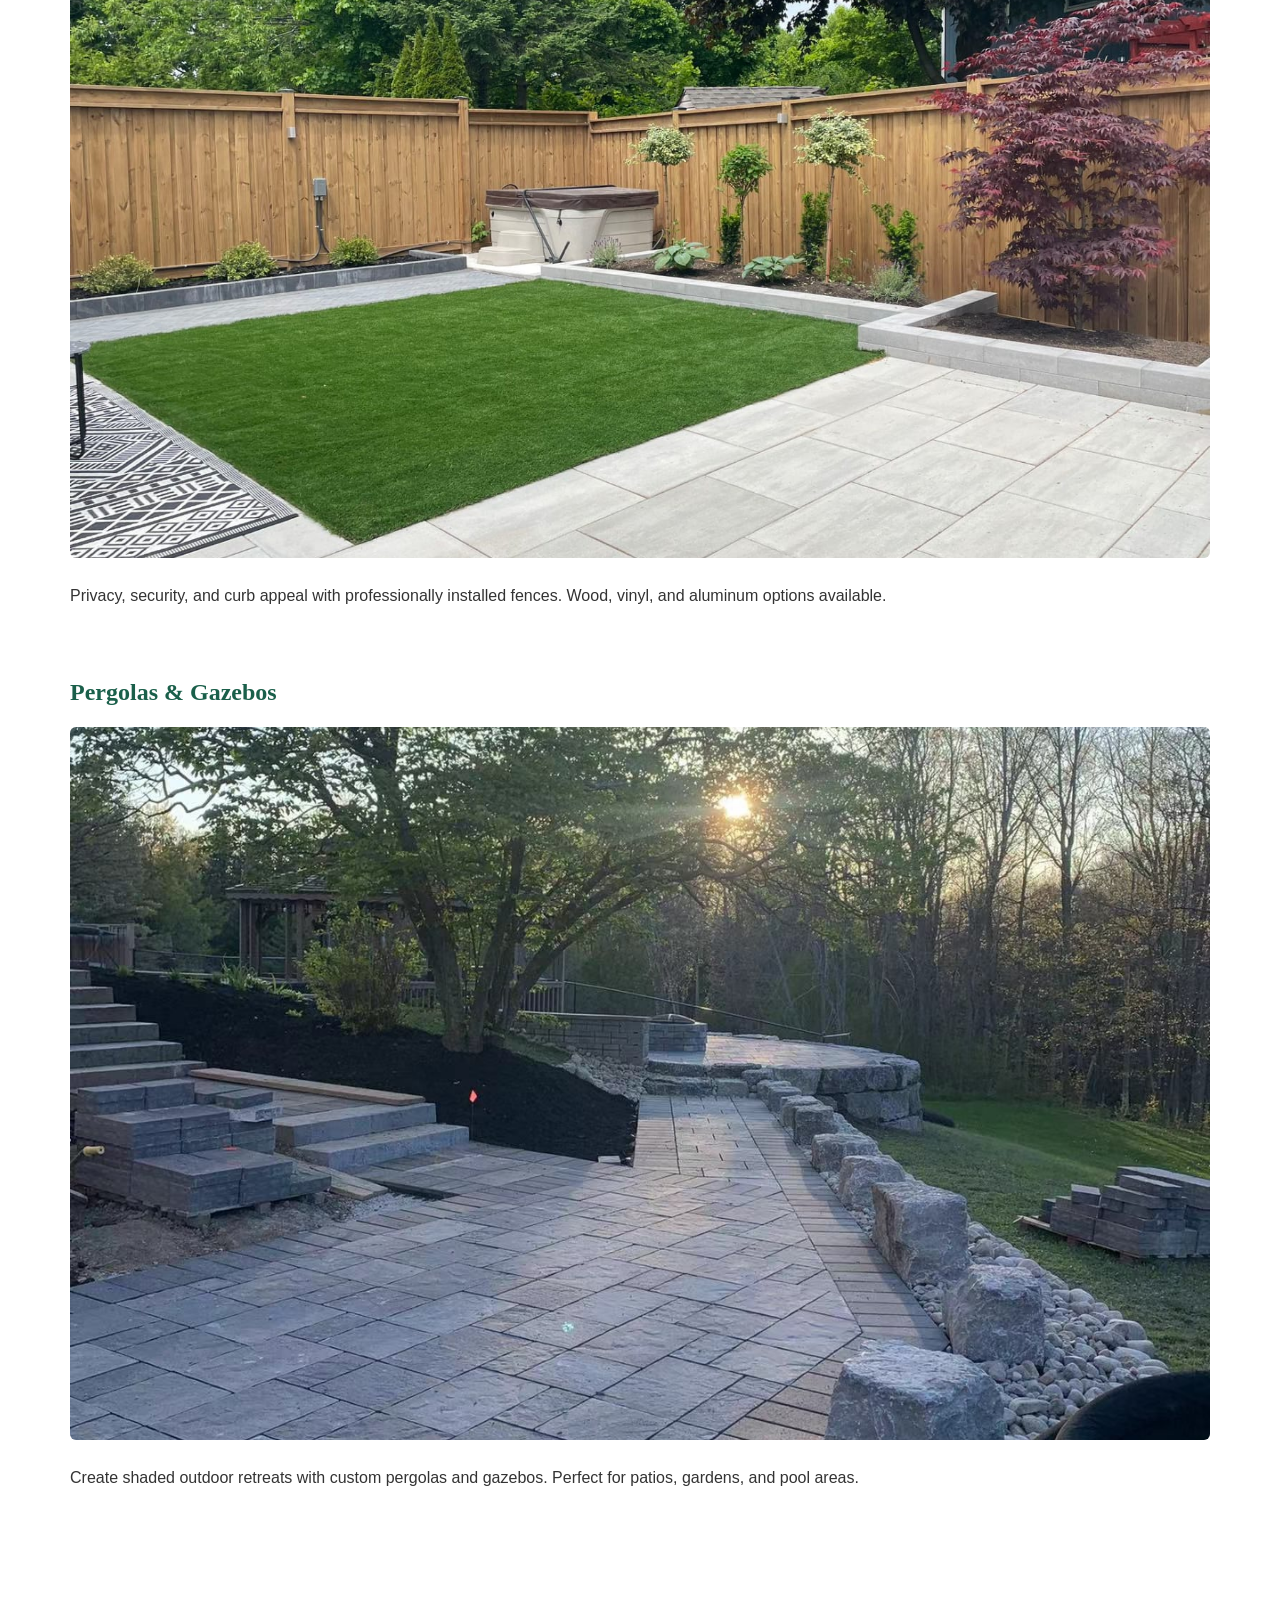
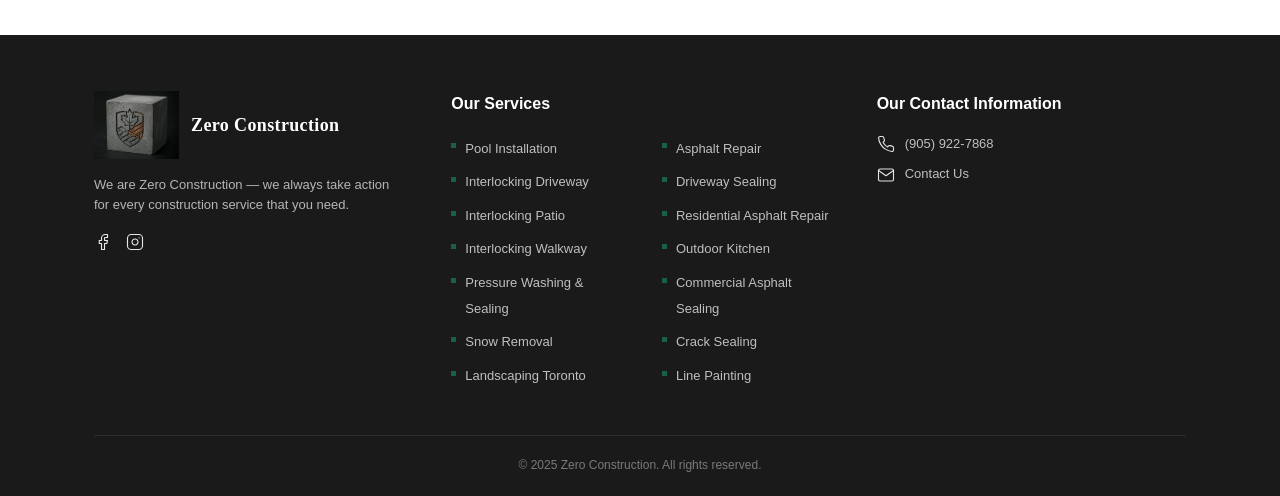
<file: woodwork.html>
<!DOCTYPE html>
<html lang="en">
<head>
    <meta charset="UTF-8">
    <meta name="viewport" content="width=device-width, initial-scale=1.0">
    <title>Woodwork — Zero Construction</title>
    <link rel="icon" href="images/ZeroConstructionLogo2.png" type="image/png">
    <link rel="apple-touch-icon" href="images/ZeroConstructionLogo2.png">
    <link rel="stylesheet" href="styles.css">
    <link rel="stylesheet" href="service-page.css">
</head>
<body>
    <aside class="site-banner" role="region" aria-label="Limited-time promotion">
        <div class="container site-banner-inner">
            <a href="index.html#contact" class="site-banner-link">
                <span class="site-banner-pill">Limited time</span>
                <span class="site-banner-text">Complimentary project visualization — book by May 2026</span>
            </a>
        </div>
    </aside>
    <header class="header header-unified">
        <div class="header-bg"></div>
        <div class="header-inner">
            <a href="index.html" class="logo"><span class="logo-img-wrap"><img src="images/ZeroConstructionLogo2.png" alt="" class="logo-img" width="340" height="86" decoding="async" aria-hidden="true"></span><span class="logo-text">Zero Construction</span></a>
            <div class="header-nav">
                <nav class="nav-row nav-primary">
                    <a href="index.html#home">Home</a>
                    <a href="index.html#services">Services</a>
                    <a href="index.html#about">About</a>
                    <a href="index.html#projects">Projects</a>
                    <a href="index.html#contact">Contact</a>
                    <a href="tel:+19059227868" class="nav-phone">(905) 922-7868</a>
                </nav>
            </div>
            <div class="header-cta">
                <a href="tel:+19059227868" class="phone">(905) 922-7868</a>
                <a href="index.html#contact" class="btn btn-primary">Free Estimate</a>
            </div>
            <button class="mobile-menu-btn" aria-label="Open menu"><span></span><span></span><span></span></button>
        </div>
    </header>

    <main class="service-main">
        <div class="service-hero has-photo" style="--service-hero-bg: url('images/PHOTO-2025-08-22-10-28-42 14.JPG')">
            <div class="container">
                <h1>Woodwork</h1>
                <p>Custom decks, fences, pergolas, and gazebos for Toronto and the GTA.</p>
            </div>
        </div>
        <div class="container service-content">
            <section id="decks" class="service-section">
                <h2>Decks</h2>
                <div class="service-section-img">
                    <img src="images/PHOTO-2025-08-22-10-28-42 30.JPG" alt="Composite deck with metal railing" loading="lazy" width="1200" height="750">
                </div>
                <p>Extend your living space outdoors with custom wood or composite decks. We build functional, aesthetically pleasing decks that align with your landscape.</p>
            </section>
            <section id="fences" class="service-section">
                <h2>Fences</h2>
                <div class="service-section-img">
                    <img src="images/PHOTO-2025-08-22-10-28-54 7.JPG" alt="Wood privacy fence and landscaped yard" loading="lazy" width="1200" height="750">
                </div>
                <p>Privacy, security, and curb appeal with professionally installed fences. Wood, vinyl, and aluminum options available.</p>
            </section>
            <section id="pergolas" class="service-section">
                <h2>Pergolas & Gazebos</h2>
                <div class="service-section-img">
                    <img src="images/PHOTO-2025-08-22-10-29-14 44.JPG" alt="Backyard with paved area and outdoor structure" loading="lazy" width="1200" height="750">
                </div>
                <p>Create shaded outdoor retreats with custom pergolas and gazebos. Perfect for patios, gardens, and pool areas.</p>
            </section>
        </div>
    </main>

    <footer class="footer">
        <div class="container">
            <div class="footer-grid">
                <div class="footer-brand">
                    <a href="index.html" class="footer-logo"><span class="footer-logo-inner"><img src="images/ZeroConstructionLogo2.png" alt="" class="footer-logo-img" width="270" height="68" decoding="async" aria-hidden="true"><span class="footer-logo-text">Zero Construction</span></span></a>
                    <p class="footer-tagline">We are Zero Construction &mdash; we always take action for every construction service that you need.</p>
                    <div class="footer-social">
                        <a href="https://www.facebook.com/zeroconstruction" class="footer-social-link" target="_blank" rel="noopener noreferrer" aria-label="Facebook">
                            <svg class="footer-social-icon" viewBox="0 0 24 24" fill="none" stroke="currentColor" stroke-width="1.5" stroke-linecap="round" stroke-linejoin="round" aria-hidden="true"><path d="M18 2h-3a5 5 0 0 0-5 5v3H7v4h3v8h4v-8h3l1-4h-4V7a1 1 0 0 1 1-1h3z"/></svg>
                        </a>
                        <a href="https://www.instagram.com/zeroconstruction" class="footer-social-link" target="_blank" rel="noopener noreferrer" aria-label="Instagram">
                            <svg class="footer-social-icon" viewBox="0 0 24 24" fill="none" stroke="currentColor" stroke-width="1.5" stroke-linecap="round" stroke-linejoin="round" aria-hidden="true"><rect x="2" y="2" width="20" height="20" rx="5" ry="5"/><path d="M16 11.37A4 4 0 1 1 12.63 8 4 4 0 0 1 16 11.37z"/><line x1="17.5" y1="6.5" x2="17.51" y2="6.5"/></svg>
                        </a>
                    </div>
                </div>
                <div class="footer-services">
                    <h4 class="footer-heading">Our Services</h4>
                    <div class="footer-services-cols">
                        <ul class="footer-services-list">
                            <li><a href="landscaping.html">Pool Installation</a></li>
                            <li><a href="stonework.html#driveway">Interlocking Driveway</a></li>
                            <li><a href="stonework.html#patio">Interlocking Patio</a></li>
                            <li><a href="stonework.html#walkway">Interlocking Walkway</a></li>
                            <li><a href="paving.html#sealing">Pressure Washing &amp; Sealing</a></li>
                            <li><a href="landscaping.html">Snow Removal</a></li>
                            <li><a href="landscaping.html">Landscaping Toronto</a></li>
                        </ul>
                        <ul class="footer-services-list">
                            <li><a href="paving.html#residential">Asphalt Repair</a></li>
                            <li><a href="paving.html#sealing">Driveway Sealing</a></li>
                            <li><a href="paving.html#residential">Residential Asphalt Repair</a></li>
                            <li><a href="landscaping.html#outdoor">Outdoor Kitchen</a></li>
                            <li><a href="paving.html#commercial">Commercial Asphalt Sealing</a></li>
                            <li><a href="paving.html#commercial">Crack Sealing</a></li>
                            <li><a href="paving.html#commercial">Line Painting</a></li>
                        </ul>
                    </div>
                </div>
                <div class="footer-contact-block">
                    <h4 class="footer-heading">Our Contact Information</h4>
                    <ul class="footer-contact-list">
                        <li class="footer-contact-row">
                            <span class="footer-contact-icon"><svg viewBox="0 0 24 24" aria-hidden="true" fill="none" stroke="currentColor" stroke-width="1.5" stroke-linecap="round" stroke-linejoin="round"><path d="M22 16.92v3a2 2 0 0 1-2.18 2 19.79 19.79 0 0 1-8.63-3.07 19.5 19.5 0 0 1-6-6 19.79 19.79 0 0 1-3.07-8.67A2 2 0 0 1 4.11 2h3a2 2 0 0 1 2 1.72 12.84 12.84 0 0 0 .7 2.81 2 2 0 0 1-.45 2.11L8.09 9.91a16 16 0 0 0 6 6l1.27-1.27a2 2 0 0 1 2.11-.45 12.84 12.84 0 0 0 2.81.7A2 2 0 0 1 22 16.92z"/></svg></span>
                            <a href="tel:+19059227868">(905) 922-7868</a>
                        </li>
                        <li class="footer-contact-row">
                            <span class="footer-contact-icon"><svg viewBox="0 0 24 24" aria-hidden="true" fill="none" stroke="currentColor" stroke-width="1.5" stroke-linecap="round" stroke-linejoin="round"><path d="M4 4h16c1.1 0 2 .9 2 2v12c0 1.1-.9 2-2 2H4c-1.1 0-2-.9-2-2V6c0-1.1.9-2 2-2z"/><polyline points="22,6 12,13 2,6"/></svg></span>
                            <a href="mailto:info@zeroconstruction.ca">Contact Us</a>
                        </li>
                    </ul>
                </div>
            </div>
            <p class="footer-copy">&copy; 2025 Zero Construction. All rights reserved.</p>
        </div>
    </footer>
    <script src="script.js"></script>
</body>
</html>
</file>
<file: styles.css>
/* Zero Construction — English-only, strict typography */

:root {
    /* Must cover promo banner (pill + line) so fixed header clears it */
    --site-banner-height: 3.25rem;
    /* Fixed header row height (logo + padding) — used so anchor links aren’t hidden under the bar */
    --header-sticky-height: 8rem;
    /* Banner + header + small gap so section titles clear the sticky UI */
    --anchor-offset: calc(var(--site-banner-height) + var(--header-sticky-height) + 0.75rem);
    --color-primary: #1a5f4a;
    --color-primary-dark: #0d3d2e;
    --color-primary-light: #2d8a6e;
    --color-accent: #e8a838;
    --color-dark: #1a1a1a;
    /* Same hues as .header-bg (opaque) so the logo plate matches the header strip */
    --header-gradient-start: rgb(26, 31, 28);
    --header-gradient-end: rgb(13, 61, 46);
    --color-text: #333;
    --color-muted: #666;
    --color-bg: #f8f9fa;
    --color-white: #fff;
    --font-display: "Playfair Display", Georgia, "Times New Roman", serif;
    --font-body: "DM Sans", -apple-system, BlinkMacSystemFont, "Segoe UI", sans-serif;
    --shadow-sm: 0 2px 8px rgba(0, 0, 0, 0.06);
    --shadow: 0 4px 20px rgba(0, 0, 0, 0.08);
    --radius: 6px;
    --ease: 0.2s ease;
    --space-xs: 4px;
    --space-sm: 8px;
    --space-md: 16px;
    --space-lg: 24px;
    --space-xl: 32px;
    --space-2xl: 48px;
    --space-3xl: 64px;
    --space-4xl: 80px;
}

*, *::before, *::after {
    margin: 0;
    padding: 0;
    box-sizing: border-box;
}

html {
    scroll-behavior: smooth;
}

/* Hash / anchor scroll lands below fixed promo banner + header (footer + nav links) */
section[id] {
    scroll-margin-top: var(--anchor-offset);
}

body {
    font-family: var(--font-body);
    font-size: 16px;
    line-height: 1.6;
    color: var(--color-text);
    -webkit-font-smoothing: antialiased;
}

/* Promo banner — fixed above header (limited-time / promotional) */
.site-banner {
    position: fixed;
    top: 0;
    left: 0;
    right: 0;
    z-index: 1001;
    min-height: var(--site-banner-height);
    display: flex;
    align-items: center;
    justify-content: center;
    padding: 0.45rem var(--space-lg);
    background: linear-gradient(90deg, var(--color-primary-dark) 0%, var(--color-primary) 50%, var(--color-primary-light) 100%);
    border-bottom: 1px solid rgba(255, 255, 255, 0.12);
}

.site-banner-inner {
    display: flex;
    align-items: center;
    justify-content: center;
    flex-wrap: wrap;
    gap: 0.5rem 0.75rem;
    text-align: center;
}

.site-banner-link {
    display: inline-flex;
    align-items: center;
    justify-content: center;
    flex-wrap: wrap;
    gap: 0.5rem 0.75rem;
    font-size: 0.875rem;
    font-weight: 600;
    color: var(--color-white);
    text-decoration: none;
    letter-spacing: 0.02em;
}

.site-banner-pill {
    flex-shrink: 0;
    display: inline-block;
    font-size: 0.6875rem;
    font-weight: 700;
    letter-spacing: 0.08em;
    text-transform: uppercase;
    color: rgba(255, 255, 255, 0.98);
    padding: 0.2rem 0.55rem;
    border-radius: 999px;
    border: 1px solid rgba(255, 255, 255, 0.4);
    background: rgba(0, 0, 0, 0.18);
}

.site-banner-text {
    font-weight: 600;
    line-height: 1.35;
}

.site-banner-link:hover {
    color: var(--color-accent);
    text-decoration: none;
}

.container {
    max-width: 1140px;
    margin: 0 auto;
    padding: 0 var(--space-lg);
}

/* Unified Header - two rows like AHS */
.header-unified {
    position: fixed;
    top: var(--site-banner-height);
    left: 0;
    right: 0;
    width: 100%;
    z-index: 1000;
}

.header-bg {
    position: absolute;
    inset: 0;
    background: linear-gradient(135deg, rgba(26, 31, 28, 0.95) 0%, rgba(13, 61, 46, 0.92) 100%);
}

.header-unified .header-inner {
    position: relative;
    display: flex;
    align-items: flex-start;
    justify-content: space-between;
    padding: var(--space-lg) 3rem;
    gap: var(--space-xl);
    max-width: 100%;
    width: 100%;
    margin: 0 auto;
}

.header-unified .logo {
    display: inline-flex;
    align-items: center;
    gap: 0.875rem;
    line-height: 1.1;
    text-decoration: none;
    flex-shrink: 0;
}

.header-unified .logo-img-wrap {
    display: inline-flex;
    align-items: center;
    justify-content: center;
    line-height: 0;
    /* Same gradient as .header-bg (full opacity) so the plate matches the bar behind it */
    background: linear-gradient(135deg, var(--header-gradient-start) 0%, var(--header-gradient-end) 100%);
    padding: 0.2rem 0.35rem;
    border-radius: 6px;
    transition: opacity var(--ease);
    isolation: isolate;
}

.header-unified .logo-img {
    height: 78px;
    width: auto;
    max-width: min(380px, 46vw);
    object-fit: contain;
    display: block;
    /* Pure black in the PNG takes the lighter of pixel vs backdrop — blends into the plate */
    mix-blend-mode: lighten;
}

.logo-text {
    font-family: var(--font-display);
    font-size: 1.3125rem;
    font-weight: 600;
    color: rgba(255, 255, 255, 0.98);
    letter-spacing: 0.02em;
    white-space: nowrap;
    transition: opacity var(--ease);
}

.header-unified .logo:hover .logo-img-wrap,
.header-unified .logo:hover .logo-text {
    opacity: 0.88;
}

.header-nav {
    flex: 1;
    display: flex;
    flex-direction: column;
    align-items: center;
    justify-content: center;
    gap: var(--space-md);
}

.header-cta {
    display: flex;
    align-items: center;
    gap: var(--space-lg);
    flex-shrink: 0;
}

.nav-row {
    display: flex;
    align-items: center;
    justify-content: center;
}

.nav-primary {
    display: flex;
    align-items: center;
    justify-content: center;
    gap: 4rem;
}

.header-unified .nav-primary a,
.header-unified .nav a {
    color: rgba(255, 255, 255, 0.95);
    text-decoration: none;
    font-size: 0.9375rem;
    font-weight: 500;
}

.header-unified .nav a:hover {
    color: var(--color-accent);
}

.header-unified .phone {
    color: var(--color-accent);
    font-weight: 600;
    text-decoration: none;
}

.header-unified .phone:hover {
    color: var(--color-white);
}

.header-unified .btn-primary {
    padding: 8px 20px;
    font-size: 0.875rem;
}

.nav-services {
    flex-wrap: wrap;
    justify-content: center;
    align-items: center;
    gap: 1.5rem;
}

/* Ensure both menu rows share same center alignment */
.header-nav .nav-primary,
.header-nav .nav-services {
    width: 100%;
}

.nav-dot {
    color: var(--color-accent);
    font-size: 0.5rem;
    line-height: 1;
}

.service-trigger {
    display: inline-flex;
    align-items: center;
    gap: var(--space-xs);
    padding: var(--space-xs) 0;
    color: rgba(255, 255, 255, 0.9);
    text-decoration: none;
    font-size: 0.8125rem;
    font-weight: 500;
}

.service-trigger:hover {
    color: var(--color-accent);
}

.caret {
    font-size: 0.5rem;
    transition: transform var(--ease);
}

.service-dropdown:hover .caret {
    transform: rotate(180deg);
}

.service-dropdown {
    position: relative;
}

.service-menu {
    display: none;
    position: absolute;
    top: 100%;
    left: 0;
    min-width: 180px;
    padding: var(--space-sm);
    margin-top: var(--space-xs);
    background: var(--color-white);
    border-radius: var(--radius);
    box-shadow: var(--shadow);
    list-style: none;
    z-index: 1001;
}

.service-dropdown:hover .service-menu {
    display: block;
}

.service-menu a {
    display: block;
    padding: var(--space-sm) var(--space-md);
    color: var(--color-text);
    text-decoration: none;
    font-size: 0.875rem;
}

.service-menu a:hover {
    color: var(--color-primary);
}

.nav-phone {
    color: var(--color-accent);
    font-weight: 600;
}

@media (min-width: 769px) {
    .nav-phone {
        display: none;
    }
}

.mobile-menu-btn {
    display: none;
    flex-direction: column;
    gap: 5px;
    padding: var(--space-sm);
    background: none;
    border: none;
    cursor: pointer;
}

.mobile-menu-btn span {
    width: 22px;
    height: 2px;
    background: var(--color-white);
}

/* Buttons */
.btn {
    display: inline-block;
    padding: 12px 24px;
    font-size: 0.9375rem;
    font-weight: 600;
    text-decoration: none;
    border-radius: var(--radius);
    border: 2px solid transparent;
    transition: var(--ease);
}

.btn-primary {
    background: var(--color-primary);
    color: var(--color-white);
}

.btn-primary:hover {
    background: var(--color-primary-dark);
}

.btn-secondary {
    background: transparent;
    color: var(--color-white);
    border-color: var(--color-white);
}

.btn-secondary:hover {
    background: var(--color-white);
    color: var(--color-primary);
}

.btn-lg {
    padding: 14px 28px;
    font-size: 1rem;
}

.btn-block {
    width: 100%;
    text-align: center;
}

/* Hero */
.hero {
    position: relative;
    min-height: 100vh;
    display: flex;
    align-items: center;
    padding: calc(180px + var(--site-banner-height)) var(--space-lg) var(--space-4xl);
    background: linear-gradient(135deg, var(--color-primary-dark) 0%, var(--color-primary) 50%, var(--color-primary-light) 100%);
}

.hero.hero-photo {
    background-image: linear-gradient(135deg, rgba(13, 61, 46, 0.82) 0%, rgba(26, 31, 28, 0.78) 100%), url("images/PHOTO-2025-08-22-10-28-42 30.JPG");
    background-size: cover;
    background-position: center;
}

.hero-overlay {
    position: absolute;
    inset: 0;
    background: url("data:image/svg+xml,%3Csvg width='60' height='60' xmlns='http://www.w3.org/2000/svg'%3E%3Cg fill='%23fff' fill-opacity='0.05'%3E%3Cpath d='M36 34v-4h-2v4h-4v2h4v4h2v-4h4v-2h-4zm0-30V0h-2v4h-4v2h4v4h2V6h4V4h-4zM6 34v-4H4v4H0v2h4v4h2v-4h4v-2H6zM6 4V0H4v4H0v2h4v4h2V6h4V4H6z'/%3E%3C/g%3E%3C/svg%3E");
}

.hero-inner {
    position: relative;
    z-index: 1;
    text-align: center;
    max-width: 720px;
    margin: 0 auto;
}

.hero-title {
    font-family: var(--font-display);
    font-size: clamp(2.25rem, 5vw, 3.5rem);
    font-weight: 700;
    color: var(--color-white);
    margin-bottom: var(--space-md);
    letter-spacing: -0.02em;
}

.hero-tagline {
    font-size: 1.25rem;
    color: rgba(255, 255, 255, 0.95);
    margin-bottom: var(--space-md);
}

.hero-desc {
    font-size: 1.0625rem;
    line-height: 1.7;
    color: rgba(255, 255, 255, 0.9);
    margin-bottom: var(--space-2xl);
}

.hero-stats {
    display: flex;
    justify-content: center;
    gap: var(--space-3xl);
    margin-bottom: var(--space-2xl);
}

.stat {
    text-align: center;
}

.stat-value {
    display: block;
    font-size: 1.75rem;
    font-weight: 700;
    color: var(--color-accent);
}

.stat-label {
    font-size: 0.875rem;
    color: rgba(255, 255, 255, 0.85);
}

.hero-actions {
    display: flex;
    gap: var(--space-md);
    justify-content: center;
}

/* Sections */
.section {
    padding: var(--space-4xl) 0;
}

.section-head {
    text-align: center;
    margin-bottom: var(--space-2xl);
}

.section-title {
    font-family: var(--font-display);
    font-size: 2rem;
    font-weight: 700;
    color: var(--color-dark);
    margin-bottom: var(--space-sm);
}

.section-subtitle {
    font-size: 1.0625rem;
    color: var(--color-muted);
}

/* Services */
.section-services {
    background: var(--color-white);
}

.services-grid {
    display: grid;
    grid-template-columns: repeat(3, 1fr);
    gap: var(--space-lg);
}

.service-card {
    padding: 0;
    overflow: hidden;
    background: var(--color-bg);
    border-radius: var(--radius);
    transition: var(--ease);
}

.service-card:hover {
    transform: translateY(-4px);
    box-shadow: var(--shadow);
}

.service-card-img {
    aspect-ratio: 4 / 3;
    overflow: hidden;
}

.service-card-img img {
    width: 100%;
    height: 100%;
    object-fit: cover;
    display: block;
}

.service-card-body {
    padding: var(--space-xl);
}

.service-icon {
    font-size: 2rem;
    margin-bottom: var(--space-md);
}

.service-card h3 {
    font-size: 1.125rem;
    font-weight: 600;
    color: var(--color-dark);
    margin-bottom: var(--space-sm);
}

.service-card p {
    font-size: 0.9375rem;
    color: var(--color-muted);
    line-height: 1.6;
}

/* About */
.section-about {
    background: var(--color-bg);
}

.about-grid {
    display: grid;
    grid-template-columns: 1fr 1fr;
    gap: var(--space-3xl);
    align-items: center;
}

.about-main .section-title {
    text-align: left;
}

.about-lead {
    font-size: 1rem;
    color: var(--color-muted);
    margin-bottom: var(--space-xl);
    line-height: 1.7;
}

.features-list {
    list-style: none;
}

.feature {
    display: flex;
    gap: var(--space-lg);
    margin-bottom: var(--space-lg);
}

.feature-num {
    font-size: 1.25rem;
    font-weight: 700;
    color: var(--color-primary);
    flex-shrink: 0;
}

.feature h4 {
    font-size: 1rem;
    font-weight: 600;
    color: var(--color-dark);
    margin-bottom: var(--space-xs);
}

.feature p {
    font-size: 0.9375rem;
    color: var(--color-muted);
}

.about-stats {
    display: flex;
    flex-direction: column;
    gap: var(--space-lg);
}

.stat-card {
    background: var(--color-white);
    padding: var(--space-xl);
    border-radius: var(--radius);
    text-align: center;
}

.stat-card-value {
    display: block;
    font-size: 2.5rem;
    font-weight: 700;
    color: var(--color-primary);
}

.stat-card-label {
    font-size: 0.9375rem;
    color: var(--color-muted);
}

/* Projects */
.section-projects {
    background: var(--color-white);
}

.projects-grid {
    display: grid;
    grid-template-columns: repeat(3, 1fr);
    gap: var(--space-lg);
}

.project-card {
    border-radius: var(--radius);
    overflow: hidden;
    background: var(--color-bg);
    cursor: default;
}

.project-image {
    aspect-ratio: 4 / 3;
    overflow: hidden;
    background: var(--color-bg);
}

.project-image img {
    width: 100%;
    height: 100%;
    object-fit: cover;
    display: block;
    transform: scale(1);
    transition: transform 0.45s var(--ease);
}

.project-card:hover .project-image img {
    transform: scale(1.08);
}

@media (prefers-reduced-motion: reduce) {
    .project-image img {
        transition: none;
    }

    .project-card:hover .project-image img {
        transform: scale(1);
    }
}

.project-image-placeholder {
    aspect-ratio: 4 / 3;
    display: flex;
    align-items: center;
    justify-content: center;
    background: linear-gradient(135deg, var(--color-primary-light) 0%, var(--color-primary) 100%);
    color: var(--color-white);
    font-weight: 600;
    font-size: 0.9375rem;
}

.project-card h4 {
    padding: var(--space-lg);
    font-size: 1rem;
    font-weight: 600;
    color: var(--color-text);
    text-decoration: none;
    cursor: default;
}

.project-card h4 a {
    color: inherit;
    text-decoration: none;
    font-weight: inherit;
    pointer-events: none;
    cursor: default;
}

/* Testimonials */
.section-testimonials {
    background: var(--color-bg);
}

.testimonials-grid {
    display: grid;
    grid-template-columns: repeat(3, 1fr);
    gap: var(--space-lg);
}

.testimonial {
    background: var(--color-white);
    padding: var(--space-xl);
    border-radius: var(--radius);
    box-shadow: var(--shadow-sm);
}

.testimonial p {
    font-size: 0.9375rem;
    font-style: italic;
    color: var(--color-text);
    margin-bottom: var(--space-lg);
    line-height: 1.6;
}

.testimonial footer {
    display: flex;
    flex-direction: column;
    gap: var(--space-xs);
}

.testimonial cite {
    font-style: normal;
    font-weight: 600;
    color: var(--color-dark);
}

.testimonial footer span {
    font-size: 0.875rem;
    color: var(--color-muted);
}

.stars {
    margin-top: var(--space-sm);
    color: var(--color-accent);
}

/* Contact */
.section-contact {
    padding: var(--space-4xl) 0;
    background: linear-gradient(135deg, var(--color-primary-dark) 0%, var(--color-primary) 100%);
}

.contact-grid {
    display: grid;
    grid-template-columns: 1fr 1fr;
    gap: var(--space-3xl);
    align-items: start;
}

.contact-info .section-title {
    color: var(--color-white);
}

.contact-lead {
    color: rgba(255, 255, 255, 0.9);
    margin-bottom: var(--space-xl);
}

.contact-details {
    display: flex;
    flex-direction: column;
    gap: var(--space-lg);
}

.contact-item strong {
    display: block;
    font-size: 0.75rem;
    text-transform: uppercase;
    letter-spacing: 0.05em;
    color: rgba(255, 255, 255, 0.7);
    margin-bottom: var(--space-xs);
}

.contact-item a,
.contact-item p {
    color: rgba(255, 255, 255, 0.95);
}

.contact-item a {
    text-decoration: none;
}

.contact-item a:hover {
    color: var(--color-accent);
}

.contact-form {
    position: relative;
    background: var(--color-white);
    padding: var(--space-xl);
    border-radius: var(--radius);
    box-shadow: var(--shadow);
}

.contact-form-honey {
    position: absolute;
    width: 1px;
    height: 1px;
    padding: 0;
    margin: -1px;
    overflow: hidden;
    clip: rect(0, 0, 0, 0);
    white-space: nowrap;
    border: 0;
}

.contact-form-status {
    margin: 0 0 var(--space-md);
    padding: var(--space-md);
    border-radius: var(--radius);
    font-size: 0.9375rem;
    line-height: 1.45;
}

.contact-form-status[hidden] {
    display: none;
}

.contact-form-status--success {
    background: rgba(26, 95, 74, 0.1);
    border: 1px solid rgba(45, 138, 110, 0.45);
    color: var(--color-primary-dark);
}

.contact-form-status--error {
    background: rgba(160, 45, 45, 0.08);
    border: 1px solid rgba(160, 45, 45, 0.35);
    color: #5c1f1f;
}

.form-row {
    display: grid;
    grid-template-columns: 1fr 1fr;
    gap: var(--space-md);
}

.contact-form input:not(.contact-form-honey),
.contact-form select,
.contact-form textarea {
    display: block;
    width: 100%;
    padding: 12px 14px;
    margin-bottom: var(--space-md);
    font-family: var(--font-body);
    font-size: 0.9375rem;
    border: 1px solid #ddd;
    border-radius: var(--radius);
}

.contact-form input:not(.contact-form-honey):focus,
.contact-form select:focus,
.contact-form textarea:focus {
    outline: none;
    border-color: var(--color-primary);
}

.contact-form button {
    margin-top: var(--space-sm);
    cursor: pointer;
}

/* Footer — AHS-style layout: charcoal bg, sans-serif, green square bullets */
.footer {
    background: var(--color-dark);
    padding: 3.5rem 0 1.25rem;
    border-top: none;
    font-family: var(--font-body);
}

.footer-grid {
    display: grid;
    grid-template-columns: minmax(0, 1fr) minmax(0, 1.22fr) minmax(0, 1fr);
    gap: 3.5rem 3rem;
    margin-bottom: 2.5rem;
    align-items: start;
}

.footer-brand {
    max-width: 20rem;
}

.footer-logo {
    display: inline-flex;
    align-items: center;
    text-decoration: none;
    margin-bottom: 1rem;
    line-height: 1.15;
}

.footer-logo-inner {
    display: inline-flex;
    align-items: center;
    gap: 0.75rem;
    flex-wrap: wrap;
}

.footer-logo-img {
    height: 68px;
    width: auto;
    max-width: 100%;
    object-fit: contain;
    display: block;
}

.footer-logo-text {
    font-family: var(--font-display);
    font-size: 1.125rem;
    font-weight: 600;
    color: var(--color-white);
    letter-spacing: 0.02em;
}

.footer-tagline {
    font-family: var(--font-body);
    font-size: 0.8125rem;
    line-height: 1.55;
    color: rgba(255, 255, 255, 0.68);
    margin-bottom: 1.125rem;
}

.footer-social {
    display: flex;
    flex-direction: row;
    align-items: center;
    gap: 0.875rem;
    margin: 0;
}

.footer-social-link {
    display: flex;
    align-items: center;
    justify-content: center;
    color: rgba(255, 255, 255, 0.92);
    text-decoration: none;
    transition: color var(--ease);
}

.footer-social-link:hover {
    color: var(--color-primary-light);
}

.footer-social-icon {
    width: 18px;
    height: 18px;
    flex-shrink: 0;
    color: rgba(255, 255, 255, 0.9);
}

.footer-social-icon path,
.footer-social-icon rect,
.footer-social-icon line,
.footer-social-icon circle {
    fill: none;
}

.footer-social-link:hover .footer-social-icon {
    color: rgba(255, 255, 255, 1);
}

.footer-heading {
    font-family: var(--font-body);
    font-size: 1rem;
    font-weight: 600;
    color: var(--color-white);
    margin-bottom: 1.125rem;
    letter-spacing: 0;
    padding: 0;
    border: none;
}

.footer-services-cols {
    display: grid;
    grid-template-columns: 1fr 1fr;
    gap: 0.5rem 2.75rem;
}

.footer-services-list {
    list-style: none;
}

.footer-services-list li {
    position: relative;
    padding-left: 14px;
    margin-bottom: 0.5rem;
}

.footer-services-list li::before {
    content: "";
    position: absolute;
    left: 0;
    top: 0.55em;
    width: 5px;
    height: 5px;
    background: var(--color-primary);
    border-radius: 0;
}

.footer-services-list a {
    font-family: var(--font-body);
    font-size: 0.8125rem;
    line-height: 1.5;
    font-weight: 400;
    color: rgba(255, 255, 255, 0.72);
    text-decoration: none;
}

.footer-services-list a:hover {
    color: rgba(255, 255, 255, 0.95);
}

.footer-contact-list {
    list-style: none;
}

.footer-contact-row {
    display: flex;
    align-items: flex-start;
    gap: 0.625rem;
    margin-bottom: 0.75rem;
    font-family: var(--font-body);
    font-size: 0.8125rem;
    line-height: 1.45;
    font-weight: 400;
    color: rgba(255, 255, 255, 0.72);
}

.footer-contact-row:last-child {
    margin-bottom: 0;
}

.footer-contact-row a {
    color: rgba(255, 255, 255, 0.72);
    text-decoration: none;
}

.footer-contact-row a:hover {
    color: rgba(255, 255, 255, 0.95);
}

.footer-contact-icon {
    flex-shrink: 0;
    width: 18px;
    height: 18px;
    margin-top: 0.05em;
}

.footer-contact-icon svg {
    width: 100%;
    height: 100%;
    display: block;
    color: rgba(255, 255, 255, 0.88);
}

.footer-contact-icon svg * {
    fill: none;
}

.footer-copy {
    font-family: var(--font-body);
    font-size: 0.75rem;
    color: rgba(255, 255, 255, 0.42);
    text-align: center;
    padding-top: 1.25rem;
    border-top: 1px solid rgba(255, 255, 255, 0.08);
}

/* Responsive */
@media (max-width: 992px) {
    .services-grid {
        grid-template-columns: repeat(2, 1fr);
    }

    .projects-grid {
        grid-template-columns: repeat(2, 1fr);
    }

    .testimonials-grid {
        grid-template-columns: repeat(2, 1fr);
    }
}

@media (max-width: 768px) {
    :root {
        /* Slightly shorter fixed header row on small screens */
        --header-sticky-height: 7rem;
    }

    .header-inner {
        flex-wrap: wrap;
    }

    .header-unified .logo-img {
        height: 58px;
        max-width: min(300px, 44vw);
    }

    .header-unified .logo-img-wrap {
        padding: 0.15rem 0.3rem;
        border-radius: 5px;
    }

    .site-banner-pill {
        font-size: 0.625rem;
        padding: 0.15rem 0.45rem;
    }

    .site-banner-link {
        font-size: 0.8125rem;
    }

    .logo-text {
        font-size: 1rem;
        white-space: normal;
        max-width: 10rem;
        line-height: 1.2;
    }

    .footer-logo-img {
        height: 58px;
    }

    .footer-logo-text {
        font-size: 1rem;
    }

    .header-nav {
        display: none;
        width: 100%;
        order: 3;
    }

    .header-nav.mobile-open {
        display: flex;
    }

    .nav-primary {
        flex-direction: column;
        align-items: flex-start;
    }

    .nav-services {
        flex-direction: column;
        align-items: flex-start;
    }

    .nav-dot {
        display: none;
    }

    .header-cta {
        display: none;
    }

    .mobile-menu-btn {
        display: flex;
    }

    .nav a {
        padding: var(--space-md) 0;
    }

    .about-grid,
    .contact-grid {
        grid-template-columns: 1fr;
    }

    .services-grid,
    .projects-grid {
        grid-template-columns: 1fr;
    }

    .testimonials-grid {
        grid-template-columns: 1fr;
    }

    .form-row {
        grid-template-columns: 1fr;
    }

    .footer {
        padding: var(--space-xl) 0 var(--space-lg);
    }

    .footer-grid {
        grid-template-columns: 1fr;
        gap: var(--space-lg);
        margin-bottom: var(--space-lg);
    }

    .footer-services-cols {
        grid-template-columns: 1fr;
        gap: 0 var(--space-md);
    }

    .footer-tagline {
        max-width: none;
    }

    .hero {
        padding-top: calc(140px + var(--site-banner-height));
    }

    .hero-stats {
        gap: var(--space-xl);
    }
}
</file>
<file: service-page.css>
.service-main {
    padding-top: calc(140px + var(--site-banner-height));
}

.service-hero {
    position: relative;
    padding: var(--space-3xl) 0;
    background: linear-gradient(135deg, var(--color-primary-dark) 0%, var(--color-primary) 100%);
}

.service-hero.has-photo {
    background-image: linear-gradient(135deg, rgba(13, 61, 46, 0.88) 0%, rgba(26, 31, 28, 0.85) 100%), var(--service-hero-bg);
    background-size: cover;
    background-position: center;
}

.service-hero .container {
    position: relative;
    z-index: 1;
}

.service-hero h1 {
    font-family: var(--font-display);
    font-size: 2.5rem;
    color: var(--color-white);
    margin-bottom: var(--space-md);
}

.service-hero p {
    font-size: 1.125rem;
    color: rgba(255, 255, 255, 0.9);
}

.service-content {
    padding: var(--space-4xl) 0;
}

.service-section {
    margin-bottom: var(--space-3xl);
}

.service-section h2 {
    font-family: var(--font-display);
    font-size: 1.5rem;
    color: var(--color-primary);
    margin-bottom: var(--space-md);
}

.service-section p {
    color: var(--color-text);
    line-height: 1.7;
}

.service-section-img {
    margin-bottom: var(--space-lg);
    border-radius: var(--radius);
    overflow: hidden;
    aspect-ratio: 16 / 10;
}

.service-section-img img {
    width: 100%;
    height: 100%;
    object-fit: cover;
    display: block;
}
</file>
